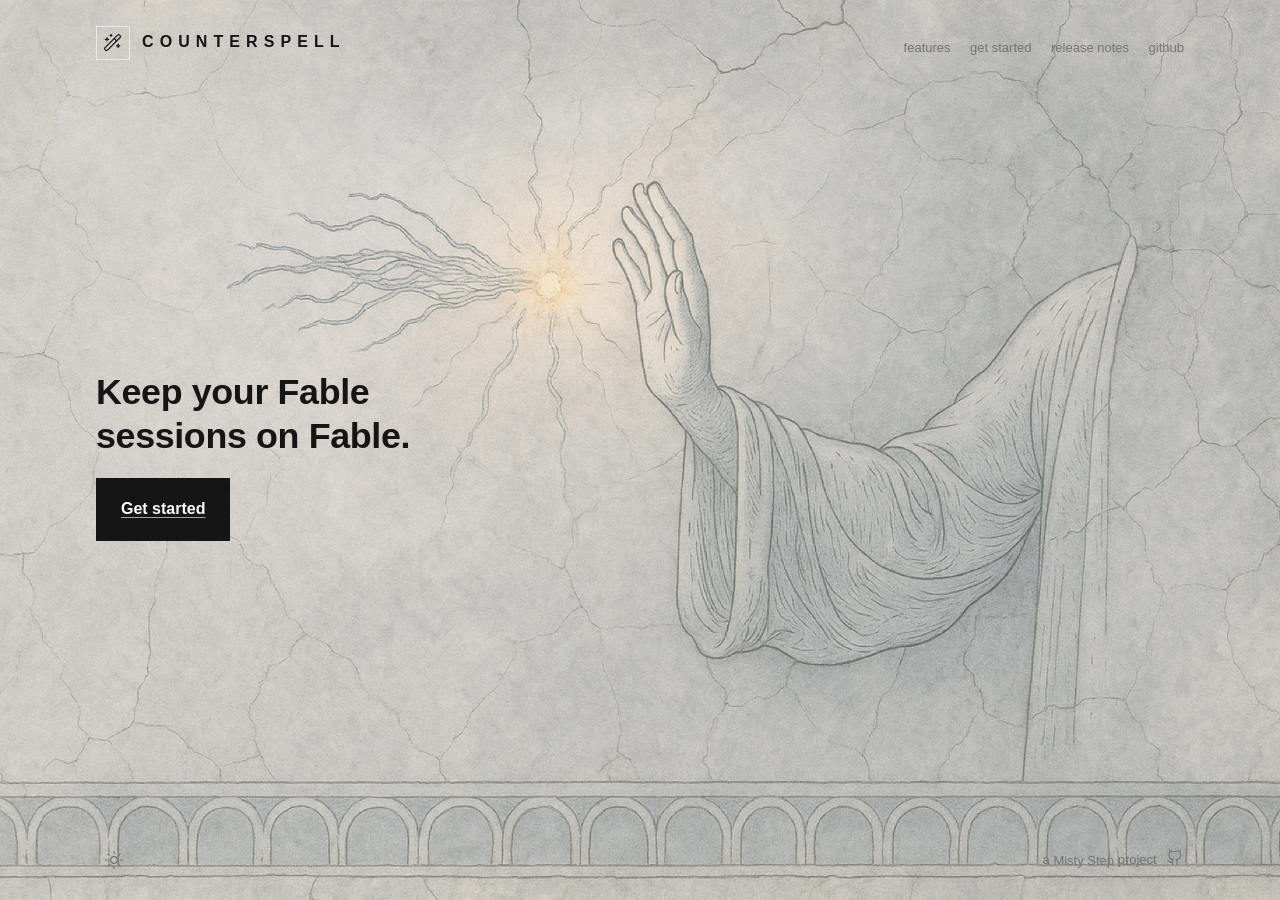
<file: site/index.html>
<!doctype html>
<html lang="en">
  <head>
    <meta charset="utf-8" />
    <meta name="viewport" content="width=device-width, initial-scale=1" />
    <title>Counterspell - Misty Step product site</title>
    <meta
      name="description"
      content="Counterspell keeps your Fable Claude Code sessions on Fable, automatically."
    />
    <script>
      try {
        var m = localStorage.getItem('ae-mode');
        if (m === 'dark' || m === 'light') {
          document.documentElement.classList.add(m);
          document.documentElement.style.colorScheme = m;
        }
      } catch (e) {}
    </script>
    <link rel="stylesheet" href="aesthetic.css" />
    <link rel="stylesheet" href="marketing.css" />
    <style>
      :root {
        --msk-hero-image: url('assets/hero.jpg');
        --msk-hero-opacity: 0.85;
      }
    </style>
  </head>
  <body>
    <svg aria-hidden="true" width="0" height="0" style="position: absolute">
      <symbol id="i-wand-sparkles" viewBox="0 0 24 24">
        <path
          d="m21.64 3.64-1.28-1.28a1.21 1.21 0 0 0-1.72 0L2.36 18.64a1.21 1.21 0 0 0 0 1.72l1.28 1.28a1.2 1.2 0 0 0 1.72 0L21.64 5.36a1.2 1.2 0 0 0 0-1.72"
        />
        <path d="m14 7 3 3" />
        <path d="M5 6v4" />
        <path d="M19 14v4" />
        <path d="M10 2v2" />
        <path d="M7 8H3" />
        <path d="M21 16h-4" />
        <path d="M11 3H9" />
      </symbol>
      <symbol id="i-sun" viewBox="0 0 24 24">
        <circle cx="12" cy="12" r="4" />
        <path d="M12 2v2" />
        <path d="M12 20v2" />
        <path d="m4.93 4.93 1.41 1.41" />
        <path d="m17.66 17.66 1.41 1.41" />
        <path d="M2 12h2" />
        <path d="M20 12h2" />
        <path d="m6.34 17.66-1.41 1.41" />
        <path d="m19.07 4.93-1.41 1.41" />
      </symbol>
      <symbol id="i-moon" viewBox="0 0 24 24">
        <path d="M12 3a6 6 0 0 0 9 9 9 9 0 1 1-9-9Z" />
      </symbol>
      <symbol id="i-github" viewBox="0 0 24 24">
        <path
          d="M15 22v-4a4.8 4.8 0 0 0-1-3.5c3 0 6-2 6-5.5.08-1.25-.27-2.48-1-3.5.28-1.15.28-2.35 0-3.5 0 0-1 0-3 1.5-2.64-.5-5.36-.5-8 0C6 2 5 2 5 2c-.3 1.15-.3 2.35 0 3.5A5.403 5.403 0 0 0 4 9c0 3.5 3 5.5 6 5.5-.39.49-.68 1.05-.85 1.65-.17.6-.22 1.23-.15 1.85v4"
        />
        <path d="M9 18c-4.51 2-5-2-7-2" />
      </symbol>
    </svg>

    <div class="ae-screen ae-wide msk-hero-screen">
      <div class="msk-hero-bg" aria-hidden="true"></div>

      <header class="ae-bar msk-bar">
        <a class="ae-logo" href="./" aria-label="Counterspell home">
          <span class="ae-app-mark" aria-hidden="true">
            <svg class="ae-icon" data-lucide="wand-sparkles">
              <use href="#i-wand-sparkles" />
            </svg>
          </span>
          <span class="ae-name">COUNTERSPELL</span>
        </a>
        <nav class="ae-chrome msk-nav" aria-label="Site">
          <a href="features.html">features</a>
          <a href="get-started.html">get started</a>
          <a href="release-notes.html">release notes</a>
          <a href="https://github.com/misty-step/counterspell">github</a>
        </nav>
      </header>

      <div class="msk-hero-stage">
        <div class="msk-hero-copy">
          <h1 class="msk-hero-title">Keep your Fable sessions on Fable.</h1>
          <p>
            <a class="ae-button" href="get-started.html">Get started</a>
          </p>
        </div>
      </div>

      <footer class="ae-bar msk-footer">
        <button class="ae-mode" aria-label="toggle color mode">
          <svg class="ae-icon ae-sun"><use href="#i-sun" /></svg>
          <svg class="ae-icon ae-moon"><use href="#i-moon" /></svg>
        </button>
        <span class="ae-foot-links ae-chrome">
          <span>a <a href="https://mistystep.io">Misty Step</a> project</span>
          <a href="https://github.com/misty-step/counterspell" aria-label="GitHub">
            <svg class="ae-icon" aria-hidden="true"><use href="#i-github" /></svg>
          </a>
        </span>
      </footer>
    </div>

    <script src="mode.js"></script>
    <script src="theme.js"></script>
  </body>
</html>
</file>
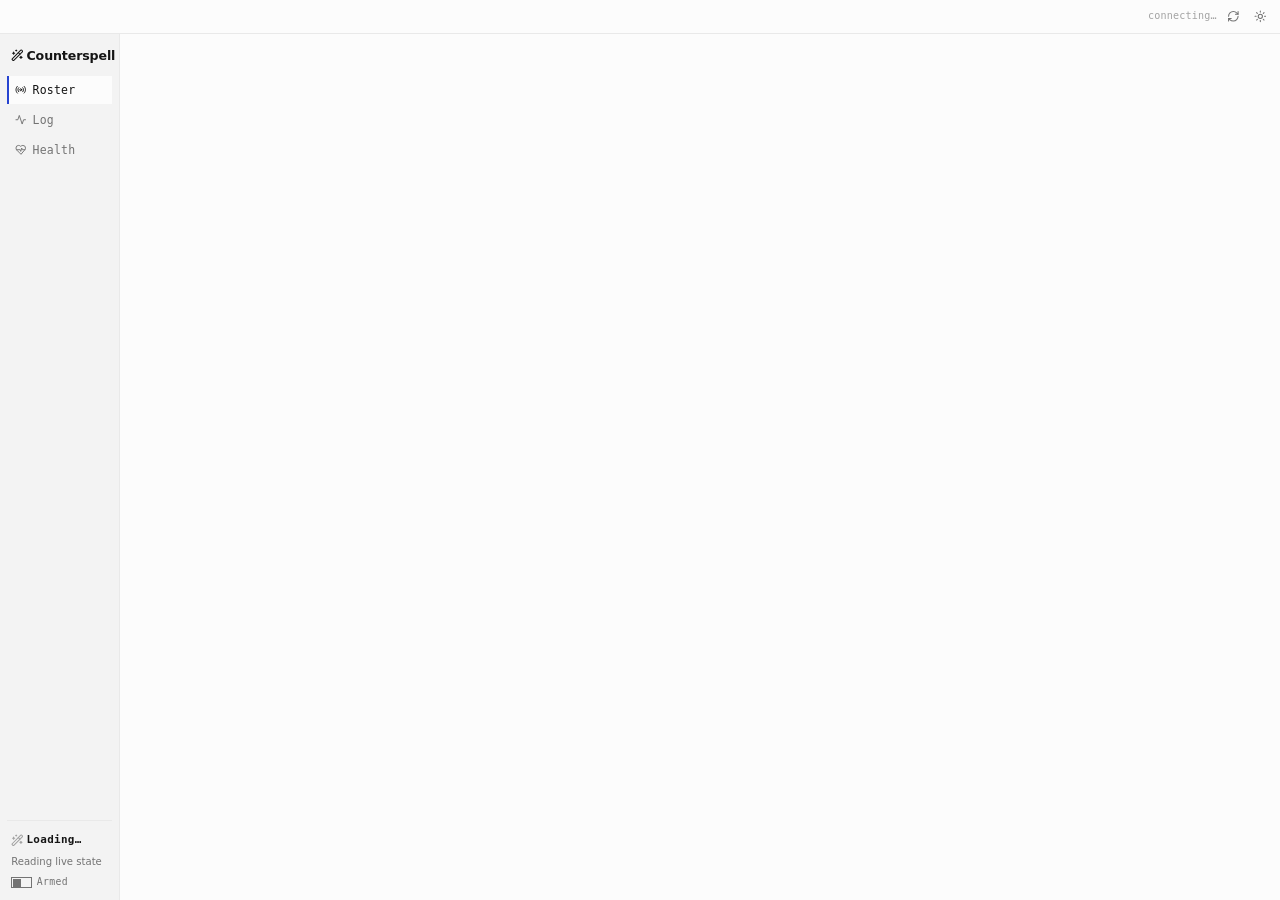
<file: desktop/frontend/index.html>
<!doctype html>
<html lang="en" data-theme="">
  <head>
    <meta charset="UTF-8" />
    <meta name="viewport" content="width=device-width, initial-scale=1.0" />
    <title>Counterspell</title>
    <!--
      Rail skin — the counterspell-919 locked design (option 6, "RAIL"): a left
      nav rail (wordmark, Roster / Log / Health destinations, persistent verdict
      + Armed toggle pinned at the bottom) with the active view on the desk to
      the right. Styling rides the vendored aesthetic tokens (tokens.css).
    -->
    <link rel="stylesheet" href="tokens.css" />
    <link rel="stylesheet" href="app.css" />
  </head>
  <body>
    <svg aria-hidden="true" width="0" height="0" style="position: absolute">
      <symbol id="i-wand" viewBox="0 0 24 24">
        <path d="m21.64 3.64-1.28-1.28a1.21 1.21 0 0 0-1.72 0L2.36 18.64a1.21 1.21 0 0 0 0 1.72l1.28 1.28a1.2 1.2 0 0 0 1.72 0L21.64 5.36a1.2 1.2 0 0 0 0-1.72" />
        <path d="m14 7 3 3" /><path d="M5 6v4" /><path d="M19 14v4" />
        <path d="M10 2v2" /><path d="M7 8H3" /><path d="M21 16h-4" /><path d="M11 3H9" />
      </symbol>
      <symbol id="i-shield-check" viewBox="0 0 24 24">
        <path d="M20 13c0 5-3.5 7.5-7.66 8.95a1 1 0 0 1-.67-.01C7.5 20.5 4 18 4 13V6a1 1 0 0 1 1-1c2 0 4.5-1.2 6.24-2.72a1.17 1.17 0 0 1 1.52 0C14.51 3.81 17 5 19 5a1 1 0 0 1 1 1z" />
        <path d="m9 12 2 2 4-4" />
      </symbol>
      <symbol id="i-shield-alert" viewBox="0 0 24 24">
        <path d="M20 13c0 5-3.5 7.5-7.66 8.95a1 1 0 0 1-.67-.01C7.5 20.5 4 18 4 13V6a1 1 0 0 1 1-1c2 0 4.5-1.2 6.24-2.72a1.17 1.17 0 0 1 1.52 0C14.51 3.81 17 5 19 5a1 1 0 0 1 1 1z" />
        <path d="M12 8v4" /><path d="M12 16h.01" />
      </symbol>
      <symbol id="i-shield-off" viewBox="0 0 24 24">
        <path d="M20 13c0 5-3.5 7.5-7.66 8.95a1 1 0 0 1-.67-.01C7.5 20.5 4 18 4 13V6a1 1 0 0 1 1-1" />
        <path d="M9.4 5.2C10.6 4.6 11.5 4 12 3.6a1.17 1.17 0 0 1 1.52 0C14.51 3.81 17 5 19 5a1 1 0 0 1 1 1v4" />
        <path d="m2 2 20 20" />
      </symbol>
      <symbol id="i-circle-check" viewBox="0 0 24 24">
        <circle cx="12" cy="12" r="10" /><path d="m9 12 2 2 4-4" />
      </symbol>
      <symbol id="i-alert" viewBox="0 0 24 24">
        <path d="m21.73 18-8-14a2 2 0 0 0-3.48 0l-8 14A2 2 0 0 0 4 21h16a2 2 0 0 0 1.73-3" />
        <path d="M12 9v4" /><path d="M12 17h.01" />
      </symbol>
      <symbol id="i-minus" viewBox="0 0 24 24"><path d="M5 12h14" /></symbol>
      <symbol id="i-dot" viewBox="0 0 24 24"><circle cx="12" cy="12" r="6" /></symbol>
      <symbol id="i-activity" viewBox="0 0 24 24"><path d="M22 12h-4l-3 9L9 3l-3 9H2" /></symbol>
      <symbol id="i-pulse" viewBox="0 0 24 24">
        <path d="M19 14c1.49-1.46 3-3.21 3-5.5A5.5 5.5 0 0 0 16.5 3c-1.76 0-3 .5-4.5 2-1.5-1.5-2.74-2-4.5-2A5.5 5.5 0 0 0 2 8.5c0 2.3 1.5 4.05 3 5.5l7 7Z" />
        <path d="M3.22 12H9.5l.5-1 2 4.5 2-7 1.5 3.5h5.27" />
      </symbol>
      <symbol id="i-radio" viewBox="0 0 24 24">
        <path d="M4.9 19.1C1 15.2 1 8.8 4.9 4.9" /><path d="M7.8 16.2c-2.3-2.3-2.3-6.1 0-8.5" />
        <circle cx="12" cy="12" r="2" /><path d="M16.2 7.8c2.3 2.3 2.3 6.1 0 8.5" />
        <path d="M19.1 4.9C23 8.8 23 15.1 19.1 19" />
      </symbol>
      <symbol id="i-plug" viewBox="0 0 24 24">
        <path d="M12 22v-5" /><path d="M9 8V2" /><path d="M15 8V2" />
        <path d="M18 8v5a4 4 0 0 1-4 4h-4a4 4 0 0 1-4-4V8Z" />
      </symbol>
      <symbol id="i-refresh" viewBox="0 0 24 24">
        <path d="M3 12a9 9 0 0 1 9-9 9.75 9.75 0 0 1 6.74 2.74L21 8" />
        <path d="M21 3v5h-5" /><path d="M21 12a9 9 0 0 1-9 9 9.75 9.75 0 0 1-6.74-2.74L3 16" />
        <path d="M8 16H3v5" />
      </symbol>
      <symbol id="i-sun" viewBox="0 0 24 24">
        <circle cx="12" cy="12" r="4" /><path d="M12 2v2" /><path d="M12 20v2" />
        <path d="m4.93 4.93 1.41 1.41" /><path d="m17.66 17.66 1.41 1.41" />
        <path d="M2 12h2" /><path d="M20 12h2" /><path d="m6.34 17.66-1.41 1.41" />
        <path d="m19.07 4.93-1.41 1.41" />
      </symbol>
      <symbol id="i-moon" viewBox="0 0 24 24">
        <path d="M12 3a6 6 0 0 0 9 9 9 9 0 1 1-9-9Z" />
      </symbol>
    </svg>

    <!-- Full-width drag strip: hosts the native macOS traffic lights (transparent
         title bar) and the app-level utilities (freshness, refresh, theme). -->
    <header class="titlebar" data-tauri-drag-region>
      <span class="tb-spacer"></span>
      <span id="freshness" class="tb-fresh">connecting…</span>
      <button id="refresh" class="icon-btn icon-btn--sm" type="button" title="Refresh now" aria-label="Refresh">
        <svg class="icon"><use href="#i-refresh" /></svg>
      </button>
      <button id="theme-toggle" class="icon-btn icon-btn--sm" type="button" title="Toggle light/dark" aria-label="Toggle theme">
        <svg class="icon"><use href="#i-sun" /></svg>
      </button>
    </header>

    <div id="armed-idle-warn" class="banner banner--warn" hidden>
      Enforcement is armed but the watch-arm daemon is not scheduled — nothing will actually run.
      Run <code>counterspell enable</code> in a terminal to (re)load it.
    </div>

    <div class="shell">
      <nav class="rail" aria-label="Views">
        <div class="rl-mark">
          <svg class="icon"><use href="#i-wand" /></svg>
          <span>Counterspell</span>
        </div>
        <button class="rl-item rl-item--on" type="button" data-view="roster">
          <svg class="icon"><use href="#i-radio" /></svg>Roster
        </button>
        <button class="rl-item" type="button" data-view="log">
          <svg class="icon"><use href="#i-activity" /></svg>Log
        </button>
        <button class="rl-item" type="button" data-view="health">
          <svg class="icon"><use href="#i-pulse" /></svg>Health
        </button>

        <div class="rl-foot">
          <div id="verdict" class="rl-verdict rl-verdict--loading" aria-live="polite">
            <span class="rl-verdict__glyph"><svg class="icon"><use href="#i-wand" /></svg></span>
            <span class="rl-verdict__label" id="verdict-label">Loading…</span>
          </div>
          <p class="rl-verdict__sub" id="verdict-sub">Reading live state</p>
          <label class="switch" title="Global arm / disarm">
            <input type="checkbox" id="master-switch" />
            <span class="switch__track"><span class="switch__thumb"></span></span>
            <span class="switch__label" id="master-label">Armed</span>
          </label>
        </div>
      </nav>

      <main id="desk" class="desk"></main>
    </div>

    <script src="app.js"></script>
  </body>
</html>
</file>
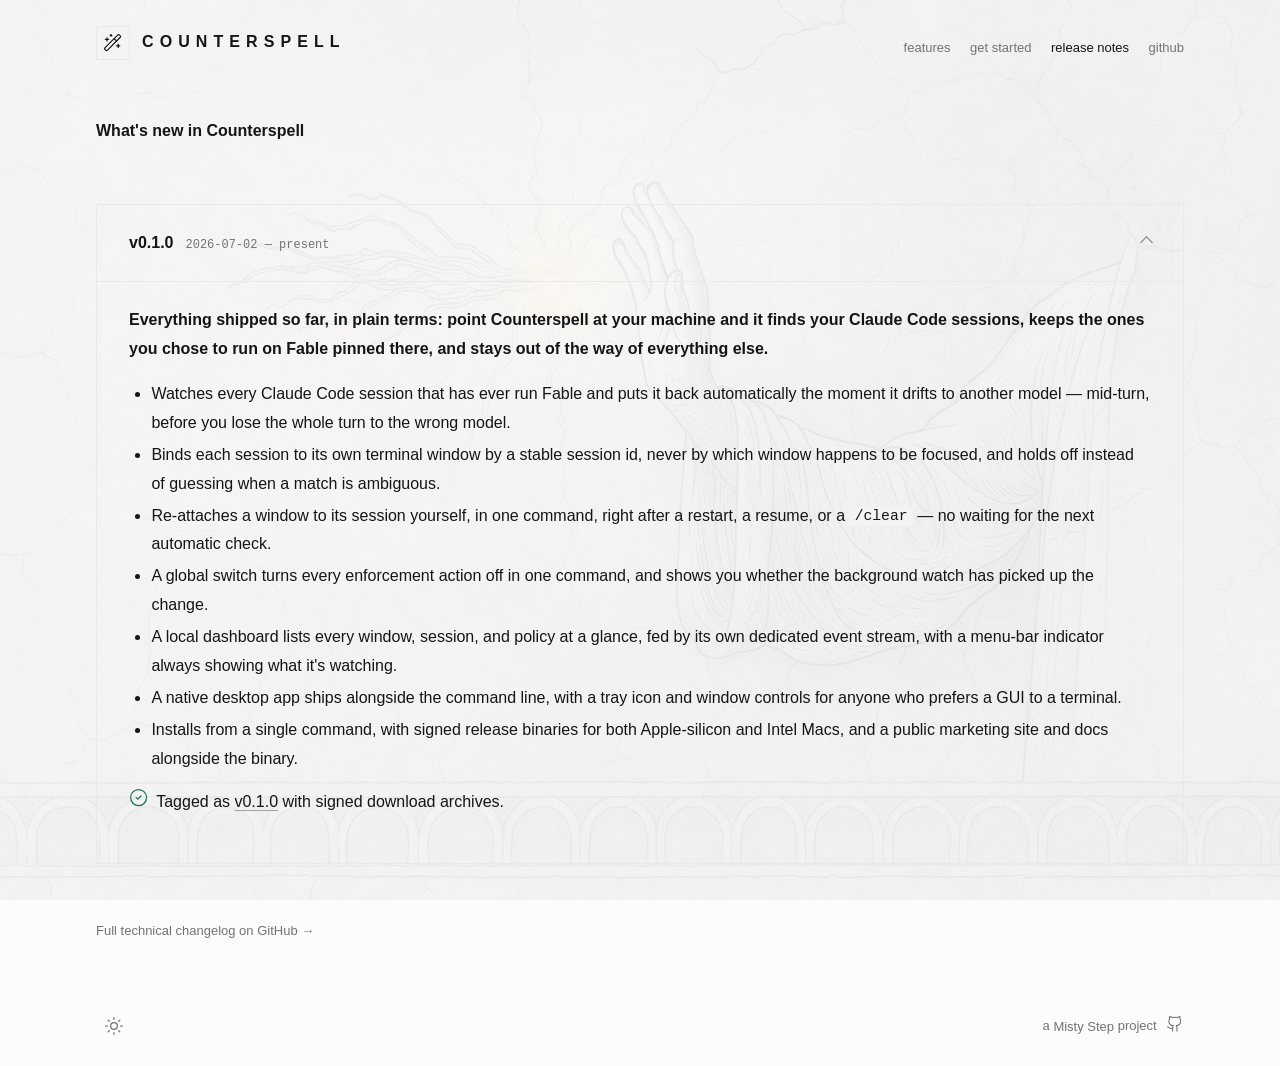
<file: site/changelog.html>
<!doctype html>
<html lang="en">
  <head>
    <meta charset="utf-8" />
    <meta http-equiv="refresh" content="0; url=release-notes.html" />
    <link rel="canonical" href="release-notes.html" />
    <title>Counterspell release notes</title>
  </head>
  <body>
    <p>
      Moved to <a href="release-notes.html">release notes</a>.
    </p>
  </body>
</html>
</file>
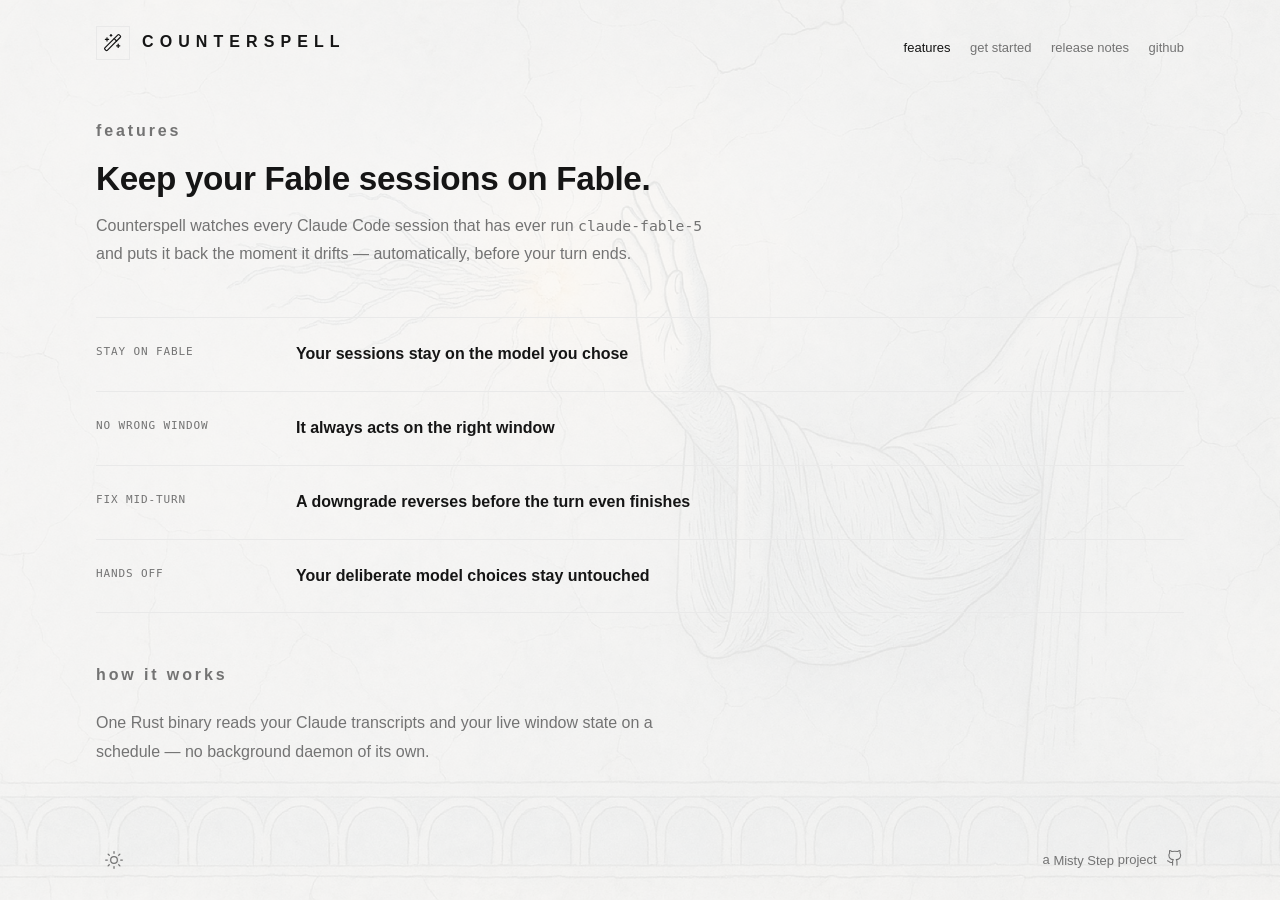
<file: site/features.html>
<!doctype html>
<html lang="en">
  <head>
    <meta charset="utf-8" />
    <meta name="viewport" content="width=device-width, initial-scale=1" />
    <title>Counterspell features - Misty Step product site</title>
    <meta
      name="description"
      content="Counterspell keeps your Fable Claude Code sessions on Fable, automatically."
    />
    <script>
      try {
        var m = localStorage.getItem('ae-mode');
        if (m === 'dark' || m === 'light') {
          document.documentElement.classList.add(m);
          document.documentElement.style.colorScheme = m;
        }
      } catch (e) {}
    </script>
    <link rel="stylesheet" href="aesthetic.css" />
    <link rel="stylesheet" href="marketing.css" />
  </head>
  <body>
    <svg aria-hidden="true" width="0" height="0" style="position: absolute">
      <symbol id="i-wand-sparkles" viewBox="0 0 24 24">
        <path
          d="m21.64 3.64-1.28-1.28a1.21 1.21 0 0 0-1.72 0L2.36 18.64a1.21 1.21 0 0 0 0 1.72l1.28 1.28a1.2 1.2 0 0 0 1.72 0L21.64 5.36a1.2 1.2 0 0 0 0-1.72"
        />
        <path d="m14 7 3 3" />
        <path d="M5 6v4" />
        <path d="M19 14v4" />
        <path d="M10 2v2" />
        <path d="M7 8H3" />
        <path d="M21 16h-4" />
        <path d="M11 3H9" />
      </symbol>
      <symbol id="i-sun" viewBox="0 0 24 24">
        <circle cx="12" cy="12" r="4" />
        <path d="M12 2v2" />
        <path d="M12 20v2" />
        <path d="m4.93 4.93 1.41 1.41" />
        <path d="m17.66 17.66 1.41 1.41" />
        <path d="M2 12h2" />
        <path d="M20 12h2" />
        <path d="m6.34 17.66-1.41 1.41" />
        <path d="m19.07 4.93-1.41 1.41" />
      </symbol>
      <symbol id="i-moon" viewBox="0 0 24 24">
        <path d="M12 3a6 6 0 0 0 9 9 9 9 0 1 1-9-9Z" />
      </symbol>
      <symbol id="i-github" viewBox="0 0 24 24">
        <path
          d="M15 22v-4a4.8 4.8 0 0 0-1-3.5c3 0 6-2 6-5.5.08-1.25-.27-2.48-1-3.5.28-1.15.28-2.35 0-3.5 0 0-1 0-3 1.5-2.64-.5-5.36-.5-8 0C6 2 5 2 5 2c-.3 1.15-.3 2.35 0 3.5A5.403 5.403 0 0 0 4 9c0 3.5 3 5.5 6 5.5-.39.49-.68 1.05-.85 1.65-.17.6-.22 1.23-.15 1.85v4"
        />
        <path d="M9 18c-4.51 2-5-2-7-2" />
      </symbol>
    </svg>

    <div class="ae-screen ae-wide msk-flow">
      <div class="msk-page-bg" aria-hidden="true"></div>

      <header class="ae-bar msk-bar">
        <a class="ae-logo" href="./" aria-label="Counterspell home">
          <span class="ae-app-mark" aria-hidden="true">
            <svg class="ae-icon" data-lucide="wand-sparkles">
              <use href="#i-wand-sparkles" />
            </svg>
          </span>
          <span class="ae-name">COUNTERSPELL</span>
        </a>
        <nav class="ae-chrome msk-nav" aria-label="Site">
          <a href="features.html" aria-current="page">features</a>
          <a href="get-started.html">get started</a>
          <a href="release-notes.html">release notes</a>
          <a href="https://github.com/misty-step/counterspell">github</a>
        </nav>
      </header>

      <main class="ae-stage ae-stage-scroll" id="content">
        <div class="msk-page">
          <section class="msk-feat-hero" aria-labelledby="features-title">
            <p class="ae-h msk-feat-kick">features</p>
            <h1 class="msk-feat-title" id="features-title">
              Keep your Fable sessions on Fable.
            </h1>
            <p class="ae-dim msk-feat-sub">
              Counterspell watches every Claude Code session that has ever run
              <code>claude-fable-5</code> and puts it back the moment it
              drifts — automatically, before your turn ends.
            </p>
          </section>

          <div class="msk-job-rows">
            <div class="msk-job-row">
              <span class="msk-job-k">Stay on Fable</span>
              <span class="msk-job-v"
                >Your sessions stay on the model you chose</span
              >
            </div>
            <div class="msk-job-row">
              <span class="msk-job-k">No wrong window</span>
              <span class="msk-job-v">It always acts on the right window</span>
            </div>
            <div class="msk-job-row">
              <span class="msk-job-k">Fix mid-turn</span>
              <span class="msk-job-v"
                >A downgrade reverses before the turn even finishes</span
              >
            </div>
            <div class="msk-job-row">
              <span class="msk-job-k">Hands off</span>
              <span class="msk-job-v"
                >Your deliberate model choices stay untouched</span
              >
            </div>
          </div>

          <section class="msk-mech" aria-labelledby="how-title">
            <h2 class="ae-h" id="how-title">how it works</h2>
            <p class="ae-dim msk-mech-copy">
              One Rust binary reads your Claude transcripts and your live
              window state on a schedule — no background daemon of its own.
            </p>
          </section>
        </div>
      </main>

      <footer class="ae-bar msk-footer">
        <button class="ae-mode" aria-label="toggle color mode">
          <svg class="ae-icon ae-sun"><use href="#i-sun" /></svg>
          <svg class="ae-icon ae-moon"><use href="#i-moon" /></svg>
        </button>
        <span class="ae-foot-links ae-chrome">
          <span>a <a href="https://mistystep.io">Misty Step</a> project</span>
          <a href="https://github.com/misty-step/counterspell" aria-label="GitHub">
            <svg class="ae-icon" aria-hidden="true"><use href="#i-github" /></svg>
          </a>
        </span>
      </footer>
    </div>

    <script src="mode.js"></script>
    <script src="theme.js"></script>
    <script src="copy.js"></script>
  </body>
</html>
</file>
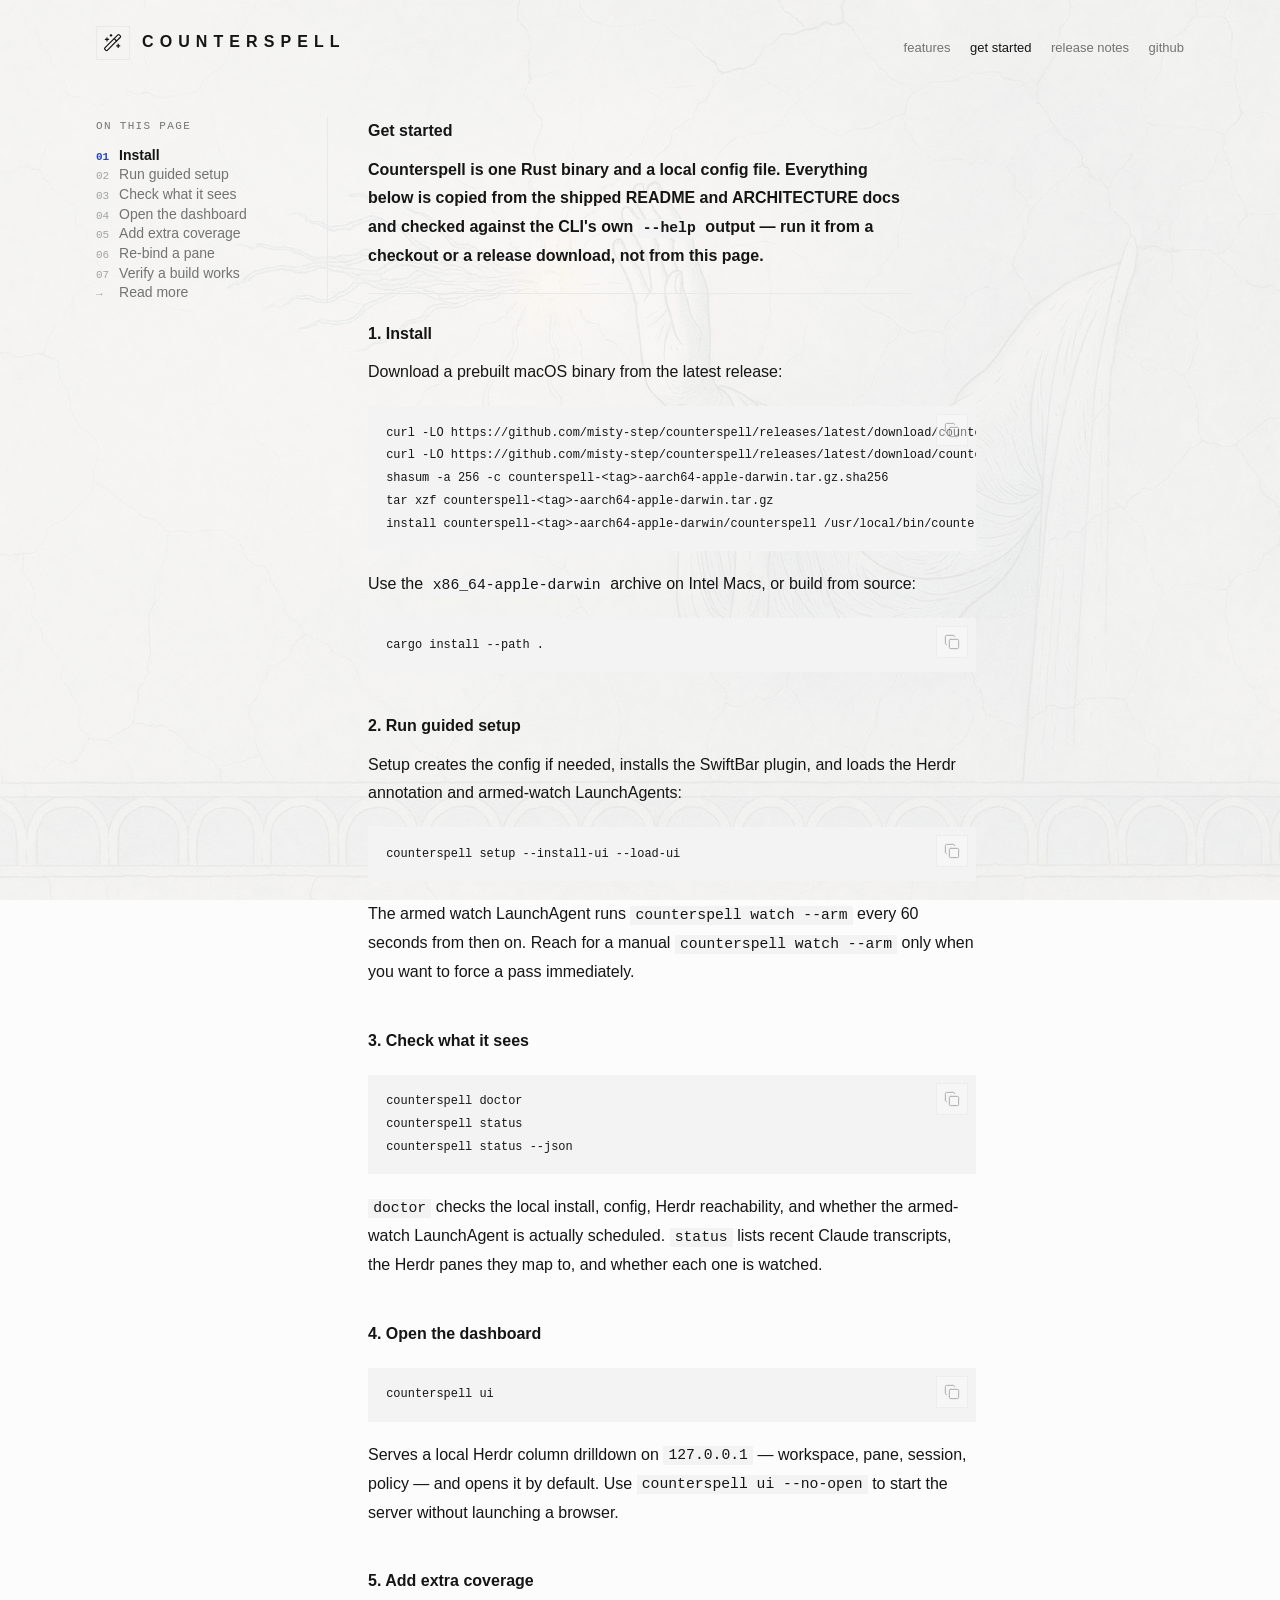
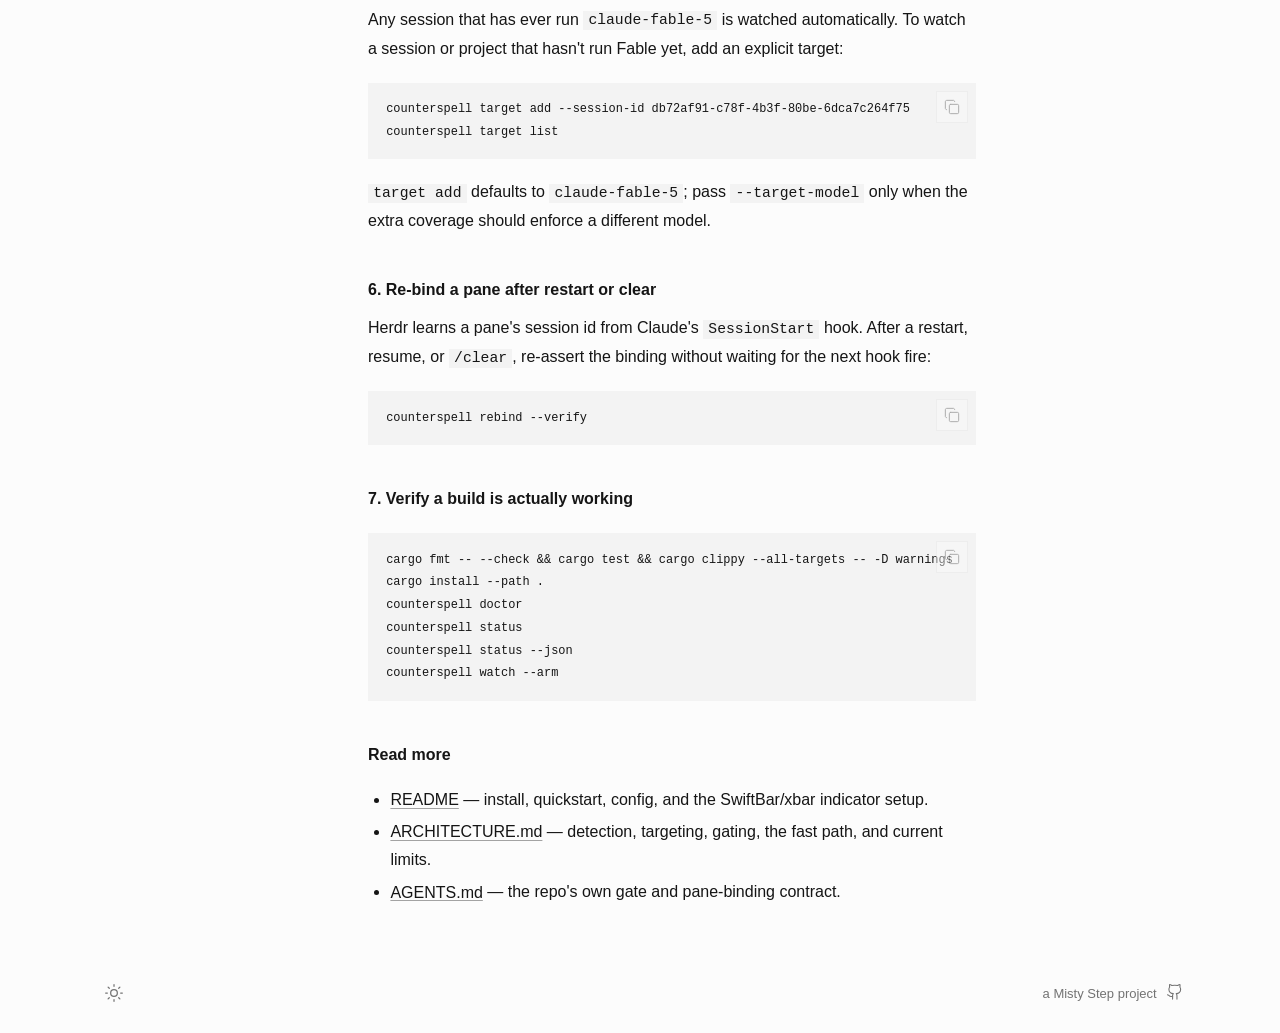
<file: site/get-started.html>
<!doctype html>
<html lang="en">
  <head>
    <meta charset="utf-8" />
    <meta name="viewport" content="width=device-width, initial-scale=1" />
    <title>Get started with Counterspell - Misty Step product site</title>
    <meta
      name="description"
      content="Install Counterspell, run guided setup, and verify Fable sessions stay pinned."
    />
    <script>
      try {
        var m = localStorage.getItem('ae-mode');
        if (m === 'dark' || m === 'light') {
          document.documentElement.classList.add(m);
          document.documentElement.style.colorScheme = m;
        }
      } catch (e) {}
    </script>
    <link rel="stylesheet" href="aesthetic.css" />
    <link rel="stylesheet" href="marketing.css" />
  </head>
  <body>
    <svg aria-hidden="true" width="0" height="0" style="position: absolute">
      <symbol id="i-wand-sparkles" viewBox="0 0 24 24">
        <path
          d="m21.64 3.64-1.28-1.28a1.21 1.21 0 0 0-1.72 0L2.36 18.64a1.21 1.21 0 0 0 0 1.72l1.28 1.28a1.2 1.2 0 0 0 1.72 0L21.64 5.36a1.2 1.2 0 0 0 0-1.72"
        />
        <path d="m14 7 3 3" />
        <path d="M5 6v4" />
        <path d="M19 14v4" />
        <path d="M10 2v2" />
        <path d="M7 8H3" />
        <path d="M21 16h-4" />
        <path d="M11 3H9" />
      </symbol>
      <symbol id="i-sun" viewBox="0 0 24 24">
        <circle cx="12" cy="12" r="4" />
        <path d="M12 2v2" />
        <path d="M12 20v2" />
        <path d="m4.93 4.93 1.41 1.41" />
        <path d="m17.66 17.66 1.41 1.41" />
        <path d="M2 12h2" />
        <path d="M20 12h2" />
        <path d="m6.34 17.66-1.41 1.41" />
        <path d="m19.07 4.93-1.41 1.41" />
      </symbol>
      <symbol id="i-moon" viewBox="0 0 24 24">
        <path d="M12 3a6 6 0 0 0 9 9 9 9 0 1 1-9-9Z" />
      </symbol>
      <symbol id="i-github" viewBox="0 0 24 24">
        <path
          d="M15 22v-4a4.8 4.8 0 0 0-1-3.5c3 0 6-2 6-5.5.08-1.25-.27-2.48-1-3.5.28-1.15.28-2.35 0-3.5 0 0-1 0-3 1.5-2.64-.5-5.36-.5-8 0C6 2 5 2 5 2c-.3 1.15-.3 2.35 0 3.5A5.403 5.403 0 0 0 4 9c0 3.5 3 5.5 6 5.5-.39.49-.68 1.05-.85 1.65-.17.6-.22 1.23-.15 1.85v4"
        />
        <path d="M9 18c-4.51 2-5-2-7-2" />
      </symbol>
    </svg>

    <div class="ae-screen ae-wide msk-flow">
      <div class="msk-page-bg" aria-hidden="true"></div>

      <header class="ae-bar msk-bar">
        <a class="ae-logo" href="./" aria-label="Counterspell home">
          <span class="ae-app-mark" aria-hidden="true">
            <svg class="ae-icon" data-lucide="wand-sparkles">
              <use href="#i-wand-sparkles" />
            </svg>
          </span>
          <span class="ae-name">COUNTERSPELL</span>
        </a>
        <nav class="ae-chrome msk-nav" aria-label="Site">
          <a href="features.html">features</a>
          <a href="get-started.html" aria-current="page">get started</a>
          <a href="release-notes.html">release notes</a>
          <a href="https://github.com/misty-step/counterspell">github</a>
        </nav>
      </header>

      <main class="ae-stage ae-stage-scroll">
        <div class="msk-split">
          <nav class="msk-rail" aria-label="On this page">
            <p class="msk-rail-h">On this page</p>
            <a href="#gs-install" class="is-current" aria-current="true"
              ><span class="msk-rn">01</span> Install</a
            >
            <a href="#gs-setup"><span class="msk-rn">02</span> Run guided setup</a>
            <a href="#gs-check"><span class="msk-rn">03</span> Check what it sees</a>
            <a href="#gs-ui"><span class="msk-rn">04</span> Open the dashboard</a>
            <a href="#gs-coverage"><span class="msk-rn">05</span> Add extra coverage</a>
            <a href="#gs-rebind"><span class="msk-rn">06</span> Re-bind a pane</a>
            <a href="#gs-verify"><span class="msk-rn">07</span> Verify a build works</a>
            <a href="#gs-readmore"><span class="msk-rn">&rarr;</span> Read more</a>
          </nav>

          <article class="ae-doc msk-doc" aria-labelledby="get-started-title">
            <h1 id="get-started-title">Get started</h1>
            <p class="ae-lede">
              Counterspell is one Rust binary and a local config file. Everything
              below is copied from the shipped README and ARCHITECTURE docs and
              checked against the CLI's own <code>--help</code> output — run it
              from a checkout or a release download, not from this page.
            </p>

            <section id="gs-install" class="msk-step">
              <h2>1. Install</h2>
              <p>Download a prebuilt macOS binary from the latest release:</p>
              <pre><code>curl -LO https://github.com/misty-step/counterspell/releases/latest/download/counterspell-&lt;tag&gt;-aarch64-apple-darwin.tar.gz
curl -LO https://github.com/misty-step/counterspell/releases/latest/download/counterspell-&lt;tag&gt;-aarch64-apple-darwin.tar.gz.sha256
shasum -a 256 -c counterspell-&lt;tag&gt;-aarch64-apple-darwin.tar.gz.sha256
tar xzf counterspell-&lt;tag&gt;-aarch64-apple-darwin.tar.gz
install counterspell-&lt;tag&gt;-aarch64-apple-darwin/counterspell /usr/local/bin/counterspell</code></pre>
              <p>
                Use the <code>x86_64-apple-darwin</code> archive on Intel Macs, or
                build from source:
              </p>
              <pre><code>cargo install --path .</code></pre>
            </section>

            <section id="gs-setup" class="msk-step">
              <h2>2. Run guided setup</h2>
              <p>
                Setup creates the config if needed, installs the SwiftBar plugin,
                and loads the Herdr annotation and armed-watch LaunchAgents:
              </p>
              <pre><code>counterspell setup --install-ui --load-ui</code></pre>
              <p>
                The armed watch LaunchAgent runs <code>counterspell watch
                --arm</code> every 60 seconds from then on. Reach for a manual
                <code>counterspell watch --arm</code> only when you want to force
                a pass immediately.
              </p>
            </section>

            <section id="gs-check" class="msk-step">
              <h2>3. Check what it sees</h2>
              <pre><code>counterspell doctor
counterspell status
counterspell status --json</code></pre>
              <p>
                <code>doctor</code> checks the local install, config, Herdr
                reachability, and whether the armed-watch LaunchAgent is actually
                scheduled. <code>status</code> lists recent Claude transcripts,
                the Herdr panes they map to, and whether each one is watched.
              </p>
            </section>

            <section id="gs-ui" class="msk-step">
              <h2>4. Open the dashboard</h2>
              <pre><code>counterspell ui</code></pre>
              <p>
                Serves a local Herdr column drilldown on
                <code>127.0.0.1</code> — workspace, pane, session, policy — and
                opens it by default. Use <code>counterspell ui --no-open</code>
                to start the server without launching a browser.
              </p>
            </section>

            <section id="gs-coverage" class="msk-step">
              <h2>5. Add extra coverage</h2>
              <p>
                Any session that has ever run <code>claude-fable-5</code> is
                watched automatically. To watch a session or project that hasn't
                run Fable yet, add an explicit target:
              </p>
              <pre><code>counterspell target add --session-id db72af91-c78f-4b3f-80be-6dca7c264f75
counterspell target list</code></pre>
              <p>
                <code>target add</code> defaults to <code>claude-fable-5</code>;
                pass <code>--target-model</code> only when the extra coverage
                should enforce a different model.
              </p>
            </section>

            <section id="gs-rebind" class="msk-step">
              <h2>6. Re-bind a pane after restart or clear</h2>
              <p>
                Herdr learns a pane's session id from Claude's
                <code>SessionStart</code> hook. After a restart, resume, or
                <code>/clear</code>, re-assert the binding without waiting for the
                next hook fire:
              </p>
              <pre><code>counterspell rebind --verify</code></pre>
            </section>

            <section id="gs-verify" class="msk-step">
              <h2>7. Verify a build is actually working</h2>
              <pre><code>cargo fmt -- --check && cargo test && cargo clippy --all-targets -- -D warnings
cargo install --path .
counterspell doctor
counterspell status
counterspell status --json
counterspell watch --arm</code></pre>
            </section>

            <section id="gs-readmore" class="msk-step">
              <h2>Read more</h2>
              <ul>
                <li>
                  <a href="https://github.com/misty-step/counterspell/blob/main/README.md"
                    >README</a
                  > — install, quickstart, config, and the SwiftBar/xbar indicator
                  setup.
                </li>
                <li>
                  <a href="https://github.com/misty-step/counterspell/blob/main/ARCHITECTURE.md"
                    >ARCHITECTURE.md</a
                  > — detection, targeting, gating, the fast path, and current
                  limits.
                </li>
                <li>
                  <a href="https://github.com/misty-step/counterspell/blob/main/AGENTS.md"
                    >AGENTS.md</a
                  > — the repo's own gate and pane-binding contract.
                </li>
              </ul>
            </section>
          </article>
        </div>
      </main>

      <footer class="ae-bar msk-footer">
        <button class="ae-mode" aria-label="toggle color mode">
          <svg class="ae-icon ae-sun"><use href="#i-sun" /></svg>
          <svg class="ae-icon ae-moon"><use href="#i-moon" /></svg>
        </button>
        <span class="ae-foot-links ae-chrome">
          <span>a <a href="https://mistystep.io">Misty Step</a> project</span>
          <a href="https://github.com/misty-step/counterspell" aria-label="GitHub">
            <svg class="ae-icon" aria-hidden="true"><use href="#i-github" /></svg>
          </a>
        </span>
      </footer>
    </div>

    <script src="mode.js"></script>
    <script src="theme.js"></script>
    <script src="copy.js"></script>
    <script src="railspy.js"></script>
  </body>
</html>
</file>
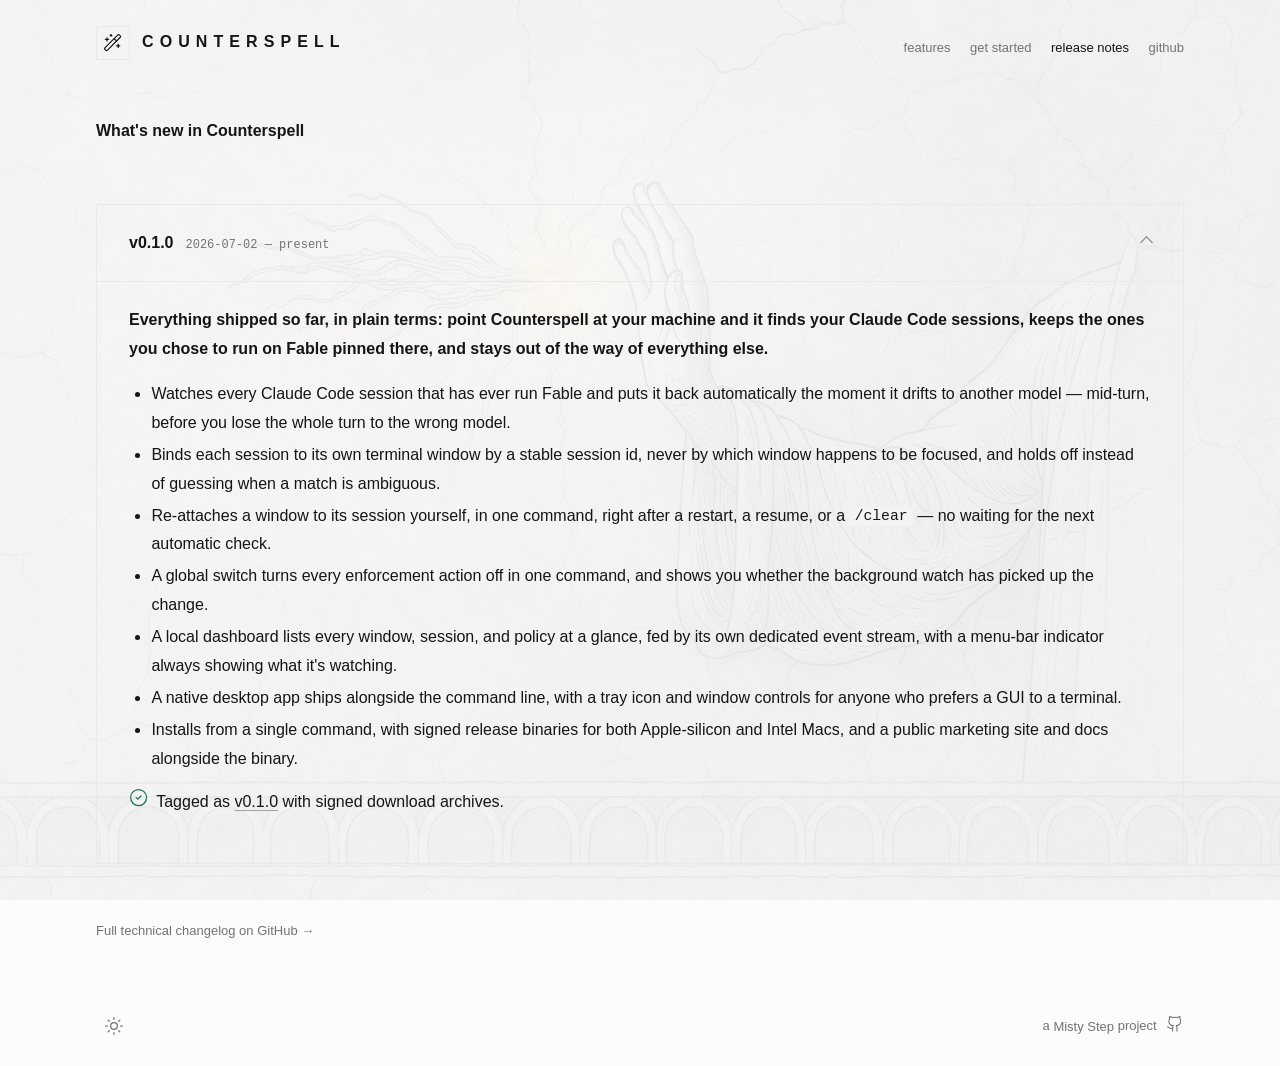
<file: site/release-notes.html>
<!doctype html>
<html lang="en">
  <head>
    <meta charset="utf-8" />
    <meta name="viewport" content="width=device-width, initial-scale=1" />
    <title>What's new in Counterspell - Misty Step product site</title>
    <meta
      name="description"
      content="Release notes for Counterspell, written as what each release lets you do."
    />
    <script>
      try {
        var m = localStorage.getItem('ae-mode');
        if (m === 'dark' || m === 'light') {
          document.documentElement.classList.add(m);
          document.documentElement.style.colorScheme = m;
        }
      } catch (e) {}
    </script>
    <link rel="stylesheet" href="aesthetic.css" />
    <link rel="stylesheet" href="marketing.css" />
  </head>
  <body>
    <svg aria-hidden="true" width="0" height="0" style="position: absolute">
      <symbol id="i-wand-sparkles" viewBox="0 0 24 24">
        <path
          d="m21.64 3.64-1.28-1.28a1.21 1.21 0 0 0-1.72 0L2.36 18.64a1.21 1.21 0 0 0 0 1.72l1.28 1.28a1.2 1.2 0 0 0 1.72 0L21.64 5.36a1.2 1.2 0 0 0 0-1.72"
        />
        <path d="m14 7 3 3" />
        <path d="M5 6v4" />
        <path d="M19 14v4" />
        <path d="M10 2v2" />
        <path d="M7 8H3" />
        <path d="M21 16h-4" />
        <path d="M11 3H9" />
      </symbol>
      <symbol id="i-sun" viewBox="0 0 24 24">
        <circle cx="12" cy="12" r="4" />
        <path d="M12 2v2" />
        <path d="M12 20v2" />
        <path d="m4.93 4.93 1.41 1.41" />
        <path d="m17.66 17.66 1.41 1.41" />
        <path d="M2 12h2" />
        <path d="M20 12h2" />
        <path d="m6.34 17.66-1.41 1.41" />
        <path d="m19.07 4.93-1.41 1.41" />
      </symbol>
      <symbol id="i-moon" viewBox="0 0 24 24">
        <path d="M12 3a6 6 0 0 0 9 9 9 9 0 1 1-9-9Z" />
      </symbol>
      <symbol id="i-circle-check" viewBox="0 0 24 24">
        <circle cx="12" cy="12" r="10" />
        <path d="m9 12 2 2 4-4" />
      </symbol>
      <symbol id="i-github" viewBox="0 0 24 24">
        <path
          d="M15 22v-4a4.8 4.8 0 0 0-1-3.5c3 0 6-2 6-5.5.08-1.25-.27-2.48-1-3.5.28-1.15.28-2.35 0-3.5 0 0-1 0-3 1.5-2.64-.5-5.36-.5-8 0C6 2 5 2 5 2c-.3 1.15-.3 2.35 0 3.5A5.403 5.403 0 0 0 4 9c0 3.5 3 5.5 6 5.5-.39.49-.68 1.05-.85 1.65-.17.6-.22 1.23-.15 1.85v4"
        />
        <path d="M9 18c-4.51 2-5-2-7-2" />
      </symbol>
    </svg>

    <div class="ae-screen ae-wide msk-flow">
      <div class="msk-page-bg" aria-hidden="true"></div>

      <header class="ae-bar msk-bar">
        <a class="ae-logo" href="./" aria-label="Counterspell home">
          <span class="ae-app-mark" aria-hidden="true">
            <svg class="ae-icon" data-lucide="wand-sparkles">
              <use href="#i-wand-sparkles" />
            </svg>
          </span>
          <span class="ae-name">COUNTERSPELL</span>
        </a>
        <nav class="ae-chrome msk-nav" aria-label="Site">
          <a href="features.html">features</a>
          <a href="get-started.html">get started</a>
          <a href="release-notes.html" aria-current="page">release notes</a>
          <a href="https://github.com/misty-step/counterspell">github</a>
        </nav>
      </header>

      <main class="ae-stage ae-stage-scroll">
        <article class="ae-doc msk-page" aria-labelledby="release-notes-title">
          <h1 id="release-notes-title">What's new in Counterspell</h1>

          <div class="msk-accordion">
            <!-- counterspell-927: scripts/sync-release-accordion.py inserts
                 each new landmark-cut release here, newest first -->
            <details class="msk-acc-entry" open>
              <summary class="msk-acc-head">
                <span class="msk-acc-ver">v0.1.0</span>
                <span class="msk-acc-date">2026-07-02 &mdash; present</span>
                <span class="msk-acc-chev" aria-hidden="true"></span>
              </summary>
              <div class="msk-acc-body">
                <p class="ae-item">
                  Everything shipped so far, in plain terms: point
                  Counterspell at your machine and it finds your Claude Code
                  sessions, keeps the ones you chose to run on Fable pinned
                  there, and stays out of the way of everything else.
                </p>
                <ul>
                  <li>
                    Watches every Claude Code session that has ever run
                    Fable and puts it back automatically the moment it
                    drifts to another model — mid-turn, before you lose the
                    whole turn to the wrong model.
                  </li>
                  <li>
                    Binds each session to its own terminal window by a
                    stable session id, never by which window happens to be
                    focused, and holds off instead of guessing when a match
                    is ambiguous.
                  </li>
                  <li>
                    Re-attaches a window to its session yourself, in one
                    command, right after a restart, a resume, or a
                    <code>/clear</code> — no waiting for the next automatic
                    check.
                  </li>
                  <li>
                    A global switch turns every enforcement action off in
                    one command, and shows you whether the background watch
                    has picked up the change.
                  </li>
                  <li>
                    A local dashboard lists every window, session, and
                    policy at a glance, fed by its own dedicated event
                    stream, with a menu-bar indicator always showing what
                    it's watching.
                  </li>
                  <li>
                    A native desktop app ships alongside the command line,
                    with a tray icon and window controls for anyone who
                    prefers a GUI to a terminal.
                  </li>
                  <li>
                    Installs from a single command, with signed release
                    binaries for both Apple-silicon and Intel Macs, and a
                    public marketing site and docs alongside the binary.
                  </li>
                </ul>
                <p class="ae-status">
                  <svg class="ae-icon ae-ok" data-lucide="circle-check">
                    <use href="#i-circle-check" />
                  </svg>
                  <span class="ae-status-label"
                    >Tagged as
                    <a
                      href="https://github.com/misty-step/counterspell/releases/tag/v0.1.0"
                      >v0.1.0</a
                    >
                    with signed download archives.</span
                  >
                </p>
              </div>
            </details>
          </div>

          <p class="ae-chrome msk-gh-link">
            <a href="https://github.com/misty-step/counterspell/commits/main"
              >Full technical changelog on GitHub &rarr;</a
            >
          </p>
        </article>
      </main>

      <footer class="ae-bar msk-footer">
        <button class="ae-mode" aria-label="toggle color mode">
          <svg class="ae-icon ae-sun"><use href="#i-sun" /></svg>
          <svg class="ae-icon ae-moon"><use href="#i-moon" /></svg>
        </button>
        <span class="ae-foot-links ae-chrome">
          <span>a <a href="https://mistystep.io">Misty Step</a> project</span>
          <a href="https://github.com/misty-step/counterspell" aria-label="GitHub">
            <svg class="ae-icon" aria-hidden="true"><use href="#i-github" /></svg>
          </a>
        </span>
      </footer>
    </div>

    <script src="mode.js"></script>
    <script src="theme.js"></script>
    <script src="copy.js"></script>
  </body>
</html>
</file>
<file: site/aesthetic.css>
/* ═══════════════════════════════════════════════════════════════════
   aesthetic v0.25.0
   The Misty Step design system. https://github.com/misty-step/aesthetic

   The law:
   · One size. Exactly one font size on every surface; the headline is
     heavier and blacker, never larger.
   · Three inks by three weights (400 / 550 / 800): nine registers.
   · The accent is yours. Define your scheme and use it with judgment;
     identity comes from ink, hairlines, type, and motion — never from
     a color-counting rule. Color earns its place; it is not ambient.
   · Status rides the glyph: danger, success, and warning color the
     Lucide icon, never the sentence, never a filled pill.
   · Every view fits the viewport. 100dvh screens, no page scrolling;
     when content exceeds one screen, a quiet nav swaps views.
   · Motion is feedback, never decoration: small, brief, eased, and
     gone when the user prefers reduced motion. State resolutions are
     gentler (--ae-gentle) and resolve once — success persists, it is
     never rewound. Nothing changes size while it animates.
   · Buttons are not links: contained ink shapes. Links navigate,
     buttons act.
   · Light and dark, defaulting to the system, with a user toggle.

   Steering: every token is a CSS custom property; downstream projects
   pin a named theme or steer the scheme — --ae-accent /
   --ae-accent-dark, and the status triplet when their domain needs
   different hues. Everything else is the shared identity.
   ═══════════════════════════════════════════════════════════════════ */

/* ── tokens ───────────────────────────────────────────────────────── */

:root {
  --ae-surface: #fcfcfc;
  --ae-wash: #f3f3f3;
  --ae-ink: #151515;
  --ae-ink-muted: #737373;
  --ae-ink-faint: #a3a3a3;
  --ae-line: #e9e9e9;
  --ae-accent: #2643d0;

  /* status inks: hue rides the glyph, words stay ink */
  --ae-ok: #15714b;
  --ae-warn: #8a5f32;
  --ae-err: #a84138;

  /* categorical inks: identity, not judgment — N agents, N series, N
     actors need N distinguishable hues with no severity meaning. Ride
     the word on .ae-chip (see below); this is the one place a hue is
     allowed to color text, because there is no glyph to carry it and
     nothing is being judged. */
  --ae-cat-0: #8c2f1f;
  --ae-cat-1: #2c6e62;
  --ae-cat-2: #a67c1e;
  --ae-cat-3: #6b4c86;
  --ae-cat-4: #46586b;
  --ae-cat-5: #5b7444;
  --ae-cat-6: #3d5a80;
  --ae-cat-7: #a1452e;

  /* dark counterparts, resolved by the mode blocks below */
  --ae-surface-dark: #121212;
  --ae-wash-dark: #1b1b1b;
  --ae-ink-dark: #ededed;
  --ae-ink-muted-dark: #8f8f8f;
  --ae-ink-faint-dark: #5c5c5c;
  --ae-line-dark: #262626;
  --ae-accent-dark: #8c9eff;
  --ae-ok-dark: #6fd2a8;
  --ae-warn-dark: #c49d72;
  --ae-err-dark: #e58379;
  --ae-cat-0-dark: #d06a4f;
  --ae-cat-1-dark: #54bba4;
  --ae-cat-2-dark: #d8b25a;
  --ae-cat-3-dark: #b98fe0;
  --ae-cat-4-dark: #93a8c2;
  --ae-cat-5-dark: #9bc47a;
  --ae-cat-6-dark: #7ea1d1;
  --ae-cat-7-dark: #e08a6a;

  --ae-font: 'Geist', 'Helvetica Neue', Helvetica, Arial, sans-serif;
  --ae-font-mono: 'Geist Mono', ui-monospace, SFMono-Regular, Menlo, monospace;

  --ae-w-regular: 400;
  --ae-w-medium: 550;
  --ae-w-black: 800;

  --ae-measure: 38rem; /* rem: bars in the 13px chrome register must not shrink the measure */
  --ae-measure-wide: 68rem;
  --ae-radius: 0;
  --ae-breakpoint-sm: 40rem; /* phones and narrow split-view: one-column data */
  --ae-breakpoint-md: 48rem; /* tablet portrait: shell chrome leaves the side */
  --ae-breakpoint-lg: 64rem; /* small laptop: boards can hold columns */

  /* the spacing scale: consumers use these instead of ad-hoc em values.
     The token-guard (015) will enforce them. Off-scale internal values
     are left as literals — the scale is the vocabulary going forward. */
  --ae-space-0: 0.1em; /* micro — tag padding, chrome adjustments */
  --ae-space-1: 0.25em; /* tight — icon gaps, control insets */
  --ae-space-2: 0.5em; /* small — button padding, small gaps */
  --ae-space-3: 0.75em; /* medium — control padding, row gaps */
  --ae-space-4: 1em; /* base — group padding, standard gap */
  --ae-space-5: 1.5em; /* comfortable — section internals */
  --ae-space-6: 2em; /* spacious — section gaps, stage padding */
  --ae-space-7: 2.5em; /* large — document section spacing */
  --ae-space-8: 3em; /* section — top-level margins */

  /* z-index scale: named layers so consumers don't guess at magic numbers */
  --ae-z-backdrop: 40; /* modal backdrop below its decision panel */
  --ae-z-dialog: 41; /* modal decision panel */
  --ae-z-pop: 50; /* portaled menus and popovers above modal decisions */
  --ae-z-tip: 60; /* portaled tooltips above popovers and dialogs */
  --ae-z-toast: 100; /* toasts, persistent notifications */

  /* motion: feedback, never decoration */
  --ae-ease: cubic-bezier(0.23, 1, 0.32, 1);
  --ae-quick: 160ms;
  --ae-soft: 240ms;
  --ae-gentle: 480ms; /* state resolutions: slower than feedback, never abrupt */

  color-scheme: light dark;
}

/* named themes: opt-in flavor presets over the same token contract.
   Projects pin one on <html data-ae-theme="moss">, or include
   recipes/theme.js to let users switch. Theme presets steer accent and
   categorical inks; status semantics stay the house triplet unless a
   project deliberately overrides them. */
:root[data-ae-theme='ultramarine'] {
  --ae-accent: #2643d0;
  --ae-accent-dark: #8c9eff;
  --ae-cat-0: #8c2f1f;
  --ae-cat-1: #2c6e62;
  --ae-cat-2: #a67c1e;
  --ae-cat-3: #6b4c86;
  --ae-cat-4: #46586b;
  --ae-cat-5: #5b7444;
  --ae-cat-6: #3d5a80;
  --ae-cat-7: #a1452e;
  --ae-cat-0-dark: #d06a4f;
  --ae-cat-1-dark: #54bba4;
  --ae-cat-2-dark: #d8b25a;
  --ae-cat-3-dark: #b98fe0;
  --ae-cat-4-dark: #93a8c2;
  --ae-cat-5-dark: #9bc47a;
  --ae-cat-6-dark: #7ea1d1;
  --ae-cat-7-dark: #e08a6a;
}

:root[data-ae-theme='moss'] {
  --ae-accent: #2f6b3f;
  --ae-accent-dark: #80d98e;
  --ae-cat-0: #6f3f1f;
  --ae-cat-1: #2f6b3f;
  --ae-cat-2: #8a6a1f;
  --ae-cat-3: #5d5686;
  --ae-cat-4: #4b6470;
  --ae-cat-5: #55743d;
  --ae-cat-6: #3d6472;
  --ae-cat-7: #934b2f;
  --ae-cat-0-dark: #d28a5f;
  --ae-cat-1-dark: #80d98e;
  --ae-cat-2-dark: #d6b65c;
  --ae-cat-3-dark: #b8a8e8;
  --ae-cat-4-dark: #9ab8c4;
  --ae-cat-5-dark: #a8d68a;
  --ae-cat-6-dark: #88c4d2;
  --ae-cat-7-dark: #df8a62;
}

:root[data-ae-theme='ember'] {
  --ae-accent: #c2410c;
  --ae-accent-dark: #ff8a5c;
  --ae-cat-0: #9b2f1f;
  --ae-cat-1: #6b5a2f;
  --ae-cat-2: #8a5f32;
  --ae-cat-3: #6d4c86;
  --ae-cat-4: #5a6172;
  --ae-cat-5: #5b7444;
  --ae-cat-6: #3d5a80;
  --ae-cat-7: #a1452e;
  --ae-cat-0-dark: #f08a70;
  --ae-cat-1-dark: #c49d72;
  --ae-cat-2-dark: #ffb45c;
  --ae-cat-3-dark: #b98fe0;
  --ae-cat-4-dark: #93a8c2;
  --ae-cat-5-dark: #9bc47a;
  --ae-cat-6-dark: #7ea1d1;
  --ae-cat-7-dark: #ff8a5c;
}

:root[data-ae-theme='violet'] {
  --ae-accent: #6d28d9;
  --ae-accent-dark: #c4a3ff;
  --ae-cat-0: #8c2f5a;
  --ae-cat-1: #2c6e62;
  --ae-cat-2: #8a721e;
  --ae-cat-3: #6d28d9;
  --ae-cat-4: #46586b;
  --ae-cat-5: #5b7444;
  --ae-cat-6: #3d5a80;
  --ae-cat-7: #9945a1;
  --ae-cat-0-dark: #e08ab8;
  --ae-cat-1-dark: #54bba4;
  --ae-cat-2-dark: #d8b25a;
  --ae-cat-3-dark: #c4a3ff;
  --ae-cat-4-dark: #93a8c2;
  --ae-cat-5-dark: #9bc47a;
  --ae-cat-6-dark: #7ea1d1;
  --ae-cat-7-dark: #df8ae8;
}

/* auto dark: follows the OS unless the page pins a mode */
@media (prefers-color-scheme: dark) {
  :root:not(.light):not([data-ae-mode='light']) {
    --ae-surface: var(--ae-surface-dark);
    --ae-wash: var(--ae-wash-dark);
    --ae-ink: var(--ae-ink-dark);
    --ae-ink-muted: var(--ae-ink-muted-dark);
    --ae-ink-faint: var(--ae-ink-faint-dark);
    --ae-line: var(--ae-line-dark);
    --ae-accent: var(--ae-accent-dark);
    --ae-ok: var(--ae-ok-dark);
    --ae-warn: var(--ae-warn-dark);
    --ae-err: var(--ae-err-dark);
    --ae-cat-0: var(--ae-cat-0-dark);
    --ae-cat-1: var(--ae-cat-1-dark);
    --ae-cat-2: var(--ae-cat-2-dark);
    --ae-cat-3: var(--ae-cat-3-dark);
    --ae-cat-4: var(--ae-cat-4-dark);
    --ae-cat-5: var(--ae-cat-5-dark);
    --ae-cat-6: var(--ae-cat-6-dark);
    --ae-cat-7: var(--ae-cat-7-dark);
  }
}

/* pinned modes narrow color-scheme so UA widgets (scrollbars, form
   controls) match the pinned mode instead of following the OS */
.light,
[data-ae-mode='light'] {
  color-scheme: light;
}

/* pinned dark: class or attribute set by the site's mode toggle */
:root.dark,
:root[data-ae-mode='dark'] {
  color-scheme: dark;
  --ae-surface: var(--ae-surface-dark);
  --ae-wash: var(--ae-wash-dark);
  --ae-ink: var(--ae-ink-dark);
  --ae-ink-muted: var(--ae-ink-muted-dark);
  --ae-ink-faint: var(--ae-ink-faint-dark);
  --ae-line: var(--ae-line-dark);
  --ae-accent: var(--ae-accent-dark);
  --ae-ok: var(--ae-ok-dark);
  --ae-warn: var(--ae-warn-dark);
  --ae-err: var(--ae-err-dark);
  --ae-cat-0: var(--ae-cat-0-dark);
  --ae-cat-1: var(--ae-cat-1-dark);
  --ae-cat-2: var(--ae-cat-2-dark);
  --ae-cat-3: var(--ae-cat-3-dark);
  --ae-cat-4: var(--ae-cat-4-dark);
  --ae-cat-5: var(--ae-cat-5-dark);
  --ae-cat-6: var(--ae-cat-6-dark);
  --ae-cat-7: var(--ae-cat-7-dark);
}

/* ── base ─────────────────────────────────────────────────────────── */

html {
  scroll-behavior: auto;
}

body {
  margin: 0;
  background: var(--ae-surface);
  color: var(--ae-ink);
  font-family: var(--ae-font);
  font-size: 16px;
  font-weight: var(--ae-w-regular);
  line-height: 1.8;
  cursor: default; /* no I-beam on static text; pointer/text are earned */
  -webkit-font-smoothing: antialiased;
  text-rendering: optimizeLegibility;
}

/* one size: nothing earns scale, only ink and weight */
h1,
h2,
h3,
h4,
h5,
h6,
p,
li,
dt,
dd,
blockquote,
figcaption,
label,
input,
textarea,
button,
table {
  font-size: 1em;
  font-family: inherit;
  line-height: inherit;
  margin: 0;
}

code,
kbd,
pre,
samp {
  font-family: var(--ae-font-mono);
  font-size: 0.92em;
}

::selection {
  background: var(--ae-wash);
  color: var(--ae-ink);
}

:focus-visible {
  outline: 2px solid var(--ae-ink);
  outline-offset: 3px;
}

/* links: ink at rest, warm to accent on hover (the locked treatment).
   Approved alternates, documented for easy change, live in the README:
   marker sweep and draw-on-hover. */
a {
  color: inherit;
  cursor: pointer;
  text-decoration: underline;
  text-underline-offset: 0.2em;
  text-decoration-color: var(--ae-ink-faint);
  padding-block: 0.35em;
  margin-block: -0.35em;
  transition:
    color var(--ae-quick) var(--ae-ease),
    text-decoration-color var(--ae-quick) var(--ae-ease);
}

a:hover {
  color: var(--ae-accent);
  text-decoration-color: currentColor;
}

/* list rows: the whole row is the link, so the cursor never crosses a
   dead band between rows */
.ae-row-link {
  display: block;
  text-decoration: none;
  padding: 0.42em 0;
  margin-block: 0;
  color: inherit;
}

.ae-row-link:hover {
  color: inherit;
}

.ae-row-link .ae-item {
  transition: color var(--ae-quick) var(--ae-ease);
}

.ae-row-link:hover .ae-item {
  color: var(--ae-accent);
}

/* ── screens: every view fits the viewport ────────────────────────── */

/* the screen: one viewport, no page scroll */
.ae-screen {
  height: 100dvh;
  display: flex;
  flex-direction: column;
  overflow: hidden;
}

/* a bar: quiet chrome at the top or bottom of a screen */
.ae-bar {
  flex: none;
  width: min(var(--ae-measure), 100% - 5rem);
  margin-inline: auto;
  padding: 1.4em 0;
  display: flex;
  flex-wrap: wrap;
  align-items: baseline;
  justify-content: space-between;
  gap: 0.4em 1.5em;
}

/* the stage: the screen's content, vertically centered; a view that
   cannot fit scrolls inside the stage, never the page */
.ae-stage {
  flex: 1;
  min-height: 0;
  width: min(var(--ae-measure), 100% - 5rem);
  margin-inline: auto;
  display: flex;
  flex-direction: column;
  overflow-y: auto;
}

.ae-stage > * {
  margin-block: auto;
  padding-block: var(--ae-space-5);
}

/* long documents: top-aligned instead of centered */
.ae-stage-scroll > * {
  margin-block: 0;
  padding-block: var(--ae-space-6);
}

/* a wide screen: catalog, specimen, and dashboard shapes that cannot
   live in 38rem. One decision per screen — set it on .ae-screen. */
.ae-wide .ae-bar,
.ae-wide .ae-stage {
  width: min(var(--ae-measure-wide), 100% - 5rem);
}

/* a view: one screenful of content; remount to replay the entrance */
.ae-view {
  animation: ae-enter var(--ae-soft) var(--ae-ease) both;
}

/* hash-routed views: one mounts at a time; the display toggle remounts
   the view and replays its entrance (behavior: recipes/views.js) */
[data-route] {
  display: none;
}

[data-route].is-on {
  display: block;
}

@keyframes ae-enter {
  from {
    opacity: 0;
    transform: translateY(6px);
  }
}

/* the nav: quiet words with a sliding ink underline. The site positions
   .ae-nav-ind under the active item (left/width) on view change.
   .ae-tabs is the same instrument pointed at panels instead of views:
   role="tablist" buttons, aria-selected marks the open one. */
.ae-nav,
.ae-tabs {
  position: relative;
  display: flex;
  gap: var(--ae-space-6);
}

.ae-nav a,
.ae-nav button,
.ae-tabs a,
.ae-tabs button {
  background: transparent;
  border: 0;
  padding: 0 0 0.6em;
  margin-block: 0;
  cursor: pointer;
  color: var(--ae-ink-muted);
  font-weight: var(--ae-w-medium);
  text-decoration: none;
  transition: color var(--ae-quick) var(--ae-ease);
}

.ae-nav a:hover,
.ae-nav button:hover,
.ae-tabs a:hover,
.ae-tabs button:hover {
  color: var(--ae-ink);
}

.ae-nav [aria-current],
.ae-nav .is-active,
.ae-tabs [aria-current],
.ae-tabs [aria-selected='true'],
.ae-tabs .is-active {
  color: var(--ae-ink);
}

.ae-nav-ind {
  position: absolute;
  bottom: 0;
  height: 2px;
  background: var(--ae-ink);
  transition:
    left var(--ae-soft) var(--ae-ease),
    width var(--ae-soft) var(--ae-ease);
}

/* chrome: the one sanctioned second size. Content gets 16px; chrome
   (footers, utility links, metadata) gets 13px and muted ink. */
.ae-chrome {
  font-size: 13px;
  color: var(--ae-ink-muted);
}

.ae-chrome a {
  color: var(--ae-ink-muted);
  text-decoration: none;
}

.ae-chrome a:hover {
  color: var(--ae-ink);
}

/* the footer: hairline-topped, two ends, chrome register */
.ae-foot {
  font-size: 13px;
  color: var(--ae-ink-muted);
  border-top: 1px solid var(--ae-line);
  padding-top: var(--ae-space-4);
  display: flex;
  justify-content: space-between;
  align-items: center;
  gap: var(--ae-space-4) var(--ae-space-6);
  flex-wrap: wrap;
}

.ae-foot a {
  color: var(--ae-ink-muted);
  text-decoration: none;
}

.ae-foot a:hover {
  color: var(--ae-ink);
}

.ae-foot-links {
  display: inline-flex;
  gap: var(--ae-space-5);
  align-items: center;
}

/* icons: Lucide (ISC), inlined as SVG symbols. 1.5px stroke, round
   caps, sized to ride alongside text. */
.ae-icon {
  width: 1.2em;
  height: 1.2em;
  stroke: currentColor;
  stroke-width: 1.5;
  stroke-linecap: round;
  stroke-linejoin: round;
  fill: none;
  vertical-align: -0.2em;
}

/* icon-forward rows: Lucide gives the eye a scan target, but the law
   stays unchanged — status hue rides the SVG, words stay ink. */
.ae-status {
  display: inline-flex;
  align-items: baseline;
  gap: var(--ae-space-2);
  color: var(--ae-ink);
}

.ae-status .ae-icon {
  flex: none;
}

.ae-status-label {
  color: var(--ae-ink);
}

/* Headless triggers render real buttons; remove UA chrome when a status
   mark is used as the trigger without turning its words into a button. */
button.ae-status {
  background: none;
  border: 0;
  padding: 0;
  margin: 0;
  font: inherit;
  color: inherit;
  text-align: left;
}
.ae-icon-row {
  display: grid;
  grid-template-columns: auto minmax(0, 1fr);
  align-items: baseline;
  gap: var(--ae-space-3);
  color: inherit;
  text-decoration: none;
}

.ae-list-icon {
  flex: none;
  color: var(--ae-ink-muted);
}

.ae-icon-row:hover .ae-list-icon {
  color: var(--ae-ink);
}

.ae-icon-row-main {
  min-width: 0;
  display: flex;
  flex-direction: column;
}

.ae-icon-row-meta {
  font-size: 13px;
  color: var(--ae-ink-muted);
}

/* decomposed list rows: incident feeds and dense activity lists should not
   collapse into "time · app · type · status" prose. Each field gets a
   label, a value, and an optional Lucide/app mark; status hue still rides
   only the glyph. Compose .ae-row-link when the whole row navigates. */
.ae-list-rows {
  display: grid;
  border-block: 1px solid var(--ae-line);
}

.ae-list-row {
  display: grid;
  grid-template-columns:
    minmax(5.5em, 0.8fr) minmax(9em, 1.25fr) minmax(9em, 1fr)
    minmax(7em, 0.9fr);
  align-items: center;
  gap: var(--ae-space-4);
  padding: 0.68em 0;
  border-bottom: 1px solid var(--ae-line);
  color: inherit;
  text-decoration: none;
}

.ae-list-row:last-child {
  border-bottom: 0;
}

.ae-list-row:hover {
  color: inherit;
}

.ae-list-cell {
  min-width: 0;
  display: grid;
  grid-template-columns: minmax(0, 1fr);
  column-gap: var(--ae-space-2);
  align-items: center;
}

.ae-list-cell:has(> .ae-icon),
.ae-list-cell:has(> .ae-app-mark) {
  grid-template-columns: auto minmax(0, 1fr);
}

.ae-list-cell > .ae-icon,
.ae-list-cell > .ae-app-mark {
  grid-column: 1;
  grid-row: 1 / span 2;
  align-self: center;
}

.ae-list-cell > .ae-icon:not(.ae-ok):not(.ae-warn):not(.ae-err) {
  flex: none;
  color: var(--ae-ink-muted);
}

.ae-list-label {
  grid-column: 1;
  font-family: var(--ae-font-mono);
  font-size: 11px;
  line-height: 1.2;
  letter-spacing: 0.12em;
  color: var(--ae-ink-faint);
  text-transform: uppercase;
  white-space: nowrap;
}

.ae-list-value {
  grid-column: 1;
  min-width: 0;
  color: var(--ae-ink);
  overflow: hidden;
  text-overflow: ellipsis;
  white-space: nowrap;
}

.ae-list-cell:has(> .ae-icon) > .ae-list-label,
.ae-list-cell:has(> .ae-icon) > .ae-list-value,
.ae-list-cell:has(> .ae-app-mark) > .ae-list-label,
.ae-list-cell:has(> .ae-app-mark) > .ae-list-value {
  grid-column: 2;
}

.ae-list-time .ae-list-value {
  font-family: var(--ae-font-mono);
  font-size: 13px;
  font-variant-numeric: tabular-nums;
  color: var(--ae-ink-muted);
}

.ae-list-status {
  justify-self: end;
}

.ae-list-status .ae-list-value {
  font-weight: var(--ae-w-medium);
}

/* app identity: a Lucide project mark sized by the register it lives
   in. The same mark works in a 13px rail and a 16px header. */
.ae-logo {
  display: inline-flex;
  align-items: center;
  gap: var(--ae-space-3);
  color: inherit;
  text-decoration: none;
  padding-block: 0.2em;
  margin-block: 0;
}

.ae-logo:hover {
  color: inherit;
}

.ae-logo .ae-name {
  transition: color var(--ae-quick) var(--ae-ease);
}

.ae-logo:hover .ae-name {
  color: var(--ae-accent);
}

.ae-logo-compact {
  gap: var(--ae-space-2);
  font-size: 13px;
}

.ae-app-mark {
  width: 2em;
  height: 2em;
  border: 1px solid var(--ae-line);
  color: var(--ae-ink);
  display: inline-flex;
  align-items: center;
  justify-content: center;
  flex: none;
}

.ae-app-mark .ae-icon {
  width: 1.2em;
  height: 1.2em;
  vertical-align: 0;
}

.ae-logo-compact .ae-app-mark {
  width: 1.8em;
  height: 1.8em;
}

/* the mode toggle: an icon button; sun and moon rotate-crossfade.
   Markup: button.ae-mode > svg.ae-icon.ae-sun + svg.ae-icon.ae-moon */
.ae-mode {
  position: relative;
  display: inline-flex;
  align-items: center;
  justify-content: center;
  width: 2.2em;
  height: 2.2em;
  background: transparent;
  border: 0;
  padding: 0;
  cursor: pointer;
  color: var(--ae-ink-muted);
  transition: color var(--ae-quick) var(--ae-ease);
}

/* the icons are absolutely stacked, so the button has no in-flow text;
   this zero-width space gives it a real baseline so bars can
   baseline-align it with neighboring links */
.ae-mode::before {
  content: '\200b';
}

.ae-mode:hover {
  color: var(--ae-ink);
}

.ae-mode .ae-icon {
  position: absolute;
  inset: 0;
  margin: auto;
  width: 1.25em;
  height: 1.25em;
  transition:
    opacity var(--ae-quick) var(--ae-ease),
    transform var(--ae-quick) var(--ae-ease);
}

.ae-mode .ae-sun {
  opacity: 1;
  transform: rotate(0) scale(1);
}

.ae-mode .ae-moon {
  opacity: 0;
  transform: rotate(-90deg) scale(0.6);
}

.dark .ae-mode .ae-sun,
[data-ae-mode='dark'] .ae-mode .ae-sun {
  opacity: 0;
  transform: rotate(90deg) scale(0.6);
}

.dark .ae-mode .ae-moon,
[data-ae-mode='dark'] .ae-mode .ae-moon {
  opacity: 1;
  transform: rotate(0) scale(1);
}

/* a panel: soft depth for dense content (forms). Radius stays 0. */
.ae-panel {
  background: var(--ae-surface);
  padding: var(--ae-space-6);
  box-shadow:
    0 1px 2px rgba(0, 0, 0, 0.04),
    0 8px 28px rgba(0, 0, 0, 0.06);
}

.dark .ae-panel,
[data-ae-mode='dark'] .ae-panel {
  background: var(--ae-wash);
  box-shadow: none;
}

/* auto dark (no pinned mode): panel and mode icon follow the OS */
@media (prefers-color-scheme: dark) {
  :root:not(.light):not([data-ae-mode='light']) .ae-panel {
    background: var(--ae-wash);
    box-shadow: none;
  }

  :root:not(.light):not([data-ae-mode='light']) .ae-mode .ae-sun {
    opacity: 0;
    transform: rotate(90deg) scale(0.6);
  }

  :root:not(.light):not([data-ae-mode='light']) .ae-mode .ae-moon {
    opacity: 1;
    transform: rotate(0) scale(1);
  }

  :root:not(.light):not([data-ae-mode='light']) dialog.ae-dialog,
  :root:not(.light):not([data-ae-mode='light']) .ae-dialog-panel {
    background: var(--ae-wash);
    box-shadow: none;
  }

  :root:not(.light):not([data-ae-mode='light']) dialog.ae-dialog::backdrop,
  :root:not(.light):not([data-ae-mode='light']) .ae-dialog-backdrop {
    background: rgba(18, 18, 18, 0.4);
  }

  :root:not(.light):not([data-ae-mode='light']) .ae-pop,
  :root:not(.light):not([data-ae-mode='light']) .ae-pop-surface,
  :root:not(.light):not([data-ae-mode='light']) .ae-toast {
    background: var(--ae-wash);
    box-shadow: none;
  }

  :root:not(.light):not([data-ae-mode='light']) [data-ae-tip]::after,
  :root:not(.light):not([data-ae-mode='light']) .ae-tip-surface {
    background: var(--ae-wash);
  }
}

/* the dialog: the panel costume in the top layer. A decision is asked
   in a soft-depth panel over a whisper of paper dim; Escape and the
   quiet button decline it. Pair with <dialog> + showModal(). */
dialog.ae-dialog {
  border: 0;
  border-radius: var(--ae-radius);
  background: var(--ae-surface);
  color: var(--ae-ink);
  width: min(26em, calc(100vw - 3em));
  box-sizing: border-box;
  padding: var(--ae-space-6);
  box-shadow:
    0 1px 2px rgba(0, 0, 0, 0.05),
    0 12px 36px rgba(0, 0, 0, 0.09);
}

dialog.ae-dialog[open] {
  animation: ae-enter var(--ae-soft) var(--ae-ease) both;
}

dialog.ae-dialog::backdrop {
  background: rgba(252, 252, 252, 0.4);
}

.dark dialog.ae-dialog,
[data-ae-mode='dark'] dialog.ae-dialog {
  background: var(--ae-wash);
  box-shadow: none;
}

.dark dialog.ae-dialog::backdrop,
[data-ae-mode='dark'] dialog.ae-dialog::backdrop {
  background: rgba(18, 18, 18, 0.4);
}

/* Headless dialog anatomy: Base UI renders separate popup and backdrop
   elements rather than a native <dialog>. Behavior stays with Base UI;
   these classes carry the same Aesthetic costume. */
.ae-dialog-panel {
  position: fixed;
  top: 50%;
  left: 50%;
  translate: -50% -50%;
  z-index: var(--ae-z-dialog);
  border: 0;
  border-radius: var(--ae-radius);
  background: var(--ae-surface);
  color: var(--ae-ink);
  width: min(26em, calc(100vw - 3em));
  box-sizing: border-box;
  padding: var(--ae-space-6);
  box-shadow:
    0 1px 2px rgba(0, 0, 0, 0.05),
    0 12px 36px rgba(0, 0, 0, 0.09);
  outline: none;
}

.ae-dialog-panel[data-open] {
  animation: ae-enter var(--ae-soft) var(--ae-ease) both;
}

.ae-dialog-backdrop {
  position: fixed;
  inset: 0;
  z-index: var(--ae-z-backdrop);
  background: rgba(252, 252, 252, 0.4);
}

.dark .ae-dialog-panel,
[data-ae-mode='dark'] .ae-dialog-panel {
  background: var(--ae-wash);
  box-shadow: none;
}

.dark .ae-dialog-backdrop,
[data-ae-mode='dark'] .ae-dialog-backdrop {
  background: rgba(18, 18, 18, 0.4);
}

/* the dialog's title and action row */
.ae-dialog-title {
  font-weight: var(--ae-w-black);
  margin-bottom: var(--ae-space-2);
}

.ae-dialog-acts {
  display: flex;
  gap: var(--ae-space-4);
  justify-content: flex-end;
  margin-top: 1.8em;
}

/* the popover: a slip of surface anchored to its invoker — hairline
   frame, soft depth, no dim. Pair with the native popover attribute
   (or popovertarget); the recipe places it by the anchor. */
.ae-pop {
  position: fixed;
  inset: auto;
  margin: 0;
  border: 1px solid var(--ae-line);
  background: var(--ae-surface);
  color: var(--ae-ink);
  width: max-content;
  max-width: 22em;
  padding: 1em 1.2em;
  box-shadow:
    0 1px 2px rgba(0, 0, 0, 0.04),
    0 8px 28px rgba(0, 0, 0, 0.06);
}

.ae-pop:popover-open {
  animation: ae-enter var(--ae-quick) var(--ae-ease) both;
}

.ae-pop::backdrop {
  background: transparent;
}

/* a popover holding only a menu drops the padding; the menu's own
   inset carries it */
.ae-pop > .ae-menu:only-child {
  margin: -1em -1.2em;
  border: 0;
}

.dark .ae-pop,
[data-ae-mode='dark'] .ae-pop {
  background: var(--ae-wash);
  box-shadow: none;
}

/* Headless menu/popover popup: its Positioner owns geometry. */
.ae-pop-positioner {
  z-index: var(--ae-z-pop);
}

.ae-pop-surface {
  position: relative;
  z-index: var(--ae-z-pop);
  border: 1px solid var(--ae-line);
  background: var(--ae-surface);
  color: var(--ae-ink);
  width: max-content;
  max-width: 22em;
  padding: 1em 1.2em;
  box-shadow:
    0 1px 2px rgba(0, 0, 0, 0.04),
    0 8px 28px rgba(0, 0, 0, 0.06);
  outline: none;
}

.ae-pop-surface[data-open] {
  animation: ae-enter var(--ae-quick) var(--ae-ease) both;
}

.ae-pop-surface > .ae-menu:only-child {
  margin: -1em -1.2em;
  border: 0;
}

.dark .ae-pop-surface,
[data-ae-mode='dark'] .ae-pop-surface {
  background: var(--ae-wash);
  box-shadow: none;
}

/* the tip: a whisper that answers hover — chrome-register words in a
   hairline slip. Patience built in: it waits a beat on hover, answers
   focus at once. Set the words in data-ae-tip; keep them short. */
[data-ae-tip] {
  position: relative;
}

[data-ae-tip]::after {
  content: attr(data-ae-tip);
  position: absolute;
  bottom: calc(100% + 0.6em);
  left: 50%;
  transform: translateX(-50%);
  background: var(--ae-surface);
  color: var(--ae-ink-muted);
  border: 1px solid var(--ae-line);
  font-family: var(--ae-font);
  font-size: 13px;
  font-weight: var(--ae-w-regular);
  letter-spacing: normal;
  line-height: 1.5;
  padding: 0.25em 0.7em;
  white-space: nowrap;
  pointer-events: none;
  opacity: 0;
  z-index: var(--ae-z-tip);
  transition: opacity var(--ae-quick) var(--ae-ease);
}
[data-ae-tip]:hover::after {
  opacity: 1;
  transition-delay: 450ms;
}

[data-ae-tip]:focus-visible::after {
  opacity: 1;
}

.dark [data-ae-tip]::after,
[data-ae-mode='dark'] [data-ae-tip]::after {
  background: var(--ae-wash);
}

/* Headless tooltip popup: a real element instead of [data-ae-tip]'s
   generated pseudo-element. Base UI owns delay and positioning. */
.ae-tip-positioner {
  z-index: var(--ae-z-tip);
}

.ae-tip-surface {
  z-index: var(--ae-z-tip);
  background: var(--ae-surface);
  color: var(--ae-ink-muted);
  border: 1px solid var(--ae-line);
  font-family: var(--ae-font);
  font-size: 13px;
  font-weight: var(--ae-w-regular);
  letter-spacing: normal;
  line-height: 1.5;
  padding: 0.25em 0.7em;
  white-space: nowrap;
  pointer-events: none;
}

.ae-tip-surface[data-open] {
  animation: ae-enter var(--ae-quick) var(--ae-ease) both;
}

.dark .ae-tip-surface,
[data-ae-mode='dark'] .ae-tip-surface {
  background: var(--ae-wash);
}

/* the toast: news arrives at the edge and waits to be read. The tray
   stacks bottom-right; each toast is a slip with the status on its
   glyph. It persists until dismissed or replaced — never an anxious
   timer by default. Behavior glue: recipes (aeToast). */
.ae-toasts {
  position: fixed;
  right: 1.4em;
  bottom: 1.4em;
  z-index: var(--ae-z-toast);
  display: flex;
  flex-direction: column;
  align-items: flex-end;
  gap: 0.6em;
}

.ae-toast {
  display: flex;
  align-items: baseline;
  gap: 0.6em;
  background: var(--ae-surface);
  border: 1px solid var(--ae-line);
  color: var(--ae-ink);
  font-size: 13px;
  line-height: 1.6;
  padding: 0.7em 1.1em;
  max-width: 26em;
  box-shadow:
    0 1px 2px rgba(0, 0, 0, 0.04),
    0 8px 28px rgba(0, 0, 0, 0.06);
  animation: ae-enter var(--ae-soft) var(--ae-ease) both;
}

.ae-toast.is-leaving {
  opacity: 0;
  transition: opacity var(--ae-quick) var(--ae-ease);
}

.ae-toast-x {
  background: transparent;
  border: 0;
  padding: 0;
  margin-left: 0.4em;
  min-width: 24px;
  min-height: 24px;
  display: inline-flex;
  align-items: center;
  justify-content: center;
  font-size: 13px;
  line-height: inherit;
  color: var(--ae-ink-faint);
  cursor: pointer;
  transition: color var(--ae-quick) var(--ae-ease);
}

.ae-toast-x:hover {
  color: var(--ae-ink);
}

.dark .ae-toast,
[data-ae-mode='dark'] .ae-toast {
  background: var(--ae-wash);
  box-shadow: none;
}

/* ── registers ────────────────────────────────────────────────────── */

/* the name: heavy and spaced, never large */
.ae-name {
  font-weight: var(--ae-w-black);
  letter-spacing: 0.38em;
}

a.ae-name {
  text-decoration: none;
}

/* the lede: the page's whole argument, plainly */
.ae-lede {
  max-width: 34em;
  text-wrap: pretty;
}

/* a group: whitespace is the only divider */
.ae-group {
  margin-bottom: 2.6em;
}

.ae-group:last-child {
  margin-bottom: 0;
}

.ae-group p {
  margin-bottom: 0.15em;
}

/* a group heading: muted, spaced, medium */
.ae-h {
  font-weight: var(--ae-w-medium);
  color: var(--ae-ink-muted);
  letter-spacing: 0.18em;
  margin-bottom: 0.7em;
}

/* an item that matters: medium ink */
.ae-item {
  font-weight: var(--ae-w-medium);
}

/* supporting matter: muted ink */
.ae-dim {
  color: var(--ae-ink-muted);
}

/* the accent: yours to define and spend with judgment */
.ae-accent {
  color: var(--ae-accent);
  font-weight: var(--ae-w-medium);
  text-decoration: underline;
  text-decoration-color: currentColor;
  text-underline-offset: 0.2em;
}

/* status inks: put these on the glyph (svg.ae-icon), never the
   sentence — the word stays ink, the icon carries the hue */
.ae-ok {
  color: var(--ae-ok);
}

.ae-warn {
  color: var(--ae-warn);
}

.ae-err {
  color: var(--ae-err);
}

/* the tag: a word in the plate-caption voice — mono, spaced, hairline
   at most. This is the badge, refused: no fill, no pill; status comes
   as a glyph beside the word, never as a colored box. */
.ae-tag {
  display: inline-block;
  font-family: var(--ae-font-mono);
  font-size: 11px;
  line-height: 1.6;
  letter-spacing: 0.14em;
  color: var(--ae-ink-muted);
  border: 1px solid var(--ae-line);
  padding: 0.1em 0.6em;
  vertical-align: 0.1em;
}

.ae-tag-bare {
  border: 0;
  padding: 0;
}

/* the chip: a categorical tag — N agents, N series, N actors need N
   distinguishable hues with no severity meaning. This is not status
   (.ae-ok/.ae-warn/.ae-err never apply here); the hue identifies, it
   doesn't judge, so it's the one place the law lets a hue ride the
   word instead of a glyph. Same grammar as .ae-tag — mono, hairline,
   no fill — with the category's hue on both the border and the word
   (currentColor ties them). Compose with .ae-cat-0 through .ae-cat-7;
   .ae-chip-sub holds an optional muted trailing detail. */
.ae-chip {
  display: inline-flex;
  align-items: baseline;
  gap: 0.5em;
  font-family: var(--ae-font-mono);
  font-size: 11px;
  line-height: 1.6;
  letter-spacing: 0.06em;
  border: 1px solid currentColor;
  padding: 0.12em 0.55em;
  color: var(--ae-ink-muted);
}

.ae-chip-sub {
  opacity: 0.75;
}

/* stat badges: a compact header summary, not a prose run. Values are
   tabular and strong; labels are quiet; status, when needed, rides the
   optional mark slot with .ae-ok/.ae-warn/.ae-err. Compose .ae-chip
   inside only for categorical side-detail, never severity. */
.ae-stat-badges {
  display: flex;
  flex-wrap: wrap;
  align-items: stretch;
  gap: var(--ae-space-2);
}

.ae-stat-badge {
  display: inline-flex;
  align-items: baseline;
  gap: var(--ae-space-2);
  border: 1px solid var(--ae-line);
  padding: 0.34em 0.65em;
  color: var(--ae-ink);
  white-space: nowrap;
}

.ae-stat-mark {
  font-family: var(--ae-font-mono);
  font-size: 13px;
  font-weight: var(--ae-w-black);
}

.ae-stat-value {
  font-family: var(--ae-font-mono);
  font-weight: var(--ae-w-medium);
  font-variant-numeric: tabular-nums;
}

.ae-stat-label {
  color: var(--ae-ink-muted);
}

.ae-stat-badge .ae-chip {
  margin-left: var(--ae-space-1);
}

.ae-cat-0 {
  color: var(--ae-cat-0);
}

.ae-cat-1 {
  color: var(--ae-cat-1);
}

.ae-cat-2 {
  color: var(--ae-cat-2);
}

.ae-cat-3 {
  color: var(--ae-cat-3);
}

.ae-cat-4 {
  color: var(--ae-cat-4);
}

.ae-cat-5 {
  color: var(--ae-cat-5);
}

.ae-cat-6 {
  color: var(--ae-cat-6);
}

.ae-cat-7 {
  color: var(--ae-cat-7);
}

/* the keycap: a quiet square of wash around the key's name */
kbd {
  background: var(--ae-wash);
  border: 1px solid var(--ae-line);
  padding: 0.08em 0.5em;
}

/* ── forms: a line, not a box ─────────────────────────────────────── */

.ae-label {
  display: block;
  font-weight: var(--ae-w-medium);
  margin-bottom: var(--ae-space-0);
}

.ae-input {
  display: block;
  width: 100%;
  box-sizing: border-box;
  background: transparent;
  color: var(--ae-ink);
  cursor: text;
  border: 0;
  border-bottom: 1px solid var(--ae-line);
  border-radius: var(--ae-radius);
  padding: 0.4em 0 calc(0.4em - 1px);
  transition: border-color var(--ae-quick) var(--ae-ease);
}

.ae-input::placeholder {
  color: var(--ae-ink-faint);
}

/* the focus ring: a 2px underline (not 1px) so the state reads at a
   glance, never a glow. padding-bottom compensates the extra px so
   the field doesn't shift height on focus. */
.ae-input:focus-visible {
  outline: none;
  border-bottom-width: 2px;
  border-bottom-color: var(--ae-ink);
}

textarea.ae-input {
  resize: none;
  min-height: 5.5em;
}

/* field validation: the line confesses, the glyph carries the hue,
   the sentence stays ink. Set aria-invalid on the field; put the
   message in a field note with a status icon. */
.ae-input[aria-invalid='true'] {
  border-bottom-color: var(--ae-err);
}

.ae-field-note {
  display: flex;
  align-items: baseline;
  gap: 0.45em;
  font-size: 13px;
  color: var(--ae-ink-muted);
  margin-top: 0.4em;
}

/* buttons are not links: contained shape, ink, never resizing.
   Primary is solid ink by default; .ae-button-quiet is the hairline
   secondary. Spend the accent on a button when the project's scheme calls
   for it — where the accent goes is the consumer's judgment, not a rule. */
.ae-button {
  display: inline-flex;
  align-items: center;
  justify-content: center;
  gap: var(--ae-space-2);
  background: var(--ae-ink);
  border: 1px solid var(--ae-ink);
  border-radius: var(--ae-radius);
  color: var(--ae-surface);
  font-weight: var(--ae-w-medium);
  padding: 0.55em 1.5em;
  min-height: 44px;
  cursor: pointer;
  transition:
    opacity var(--ae-quick) var(--ae-ease),
    background-color var(--ae-quick) var(--ae-ease),
    transform var(--ae-quick) var(--ae-ease);
}

.ae-button:hover {
  opacity: 0.9;
}

.ae-button:active {
  transform: translateY(1px) scale(0.99);
}

.ae-button:disabled {
  cursor: default;
  opacity: 0.7;
  transform: none;
}

.ae-button-quiet {
  background: transparent;
  color: var(--ae-ink);
}

.ae-button-quiet:hover {
  background: var(--ae-wash);
  opacity: 1;
}

/* the compact scale: a button living in the 13px chrome register —
   toolbars, table rows, rails. Same shapes, smaller breath. */
.ae-button-compact {
  font-size: 13px;
  padding: 0.35em 1em;
  min-height: 32px;
}

/* the send moment: the label gives way to the resolved state, gently,
   once. Success persists — disable the button instead of resetting it.
   Markup: <button class="ae-button ae-send">
             <span class="ae-send-label">Send message</span>
             <span class="ae-send-done" aria-hidden="true">Sent
               <svg class="ae-icon">…check…</svg></span>
           </button>
   Add .is-sent to resolve. The status icon sits AFTER the word.
   The button never changes size: the resting label defines the box and
   the resolved layer is absolutely stacked over it. */
.ae-send {
  position: relative;
  overflow: hidden;
}

.ae-send .ae-send-label,
.ae-send .ae-send-done {
  display: inline-flex;
  align-items: center;
  gap: var(--ae-space-2);
  transition:
    opacity var(--ae-gentle) var(--ae-ease),
    transform var(--ae-gentle) var(--ae-ease);
}

.ae-send .ae-send-done {
  position: absolute;
  inset: 0;
  justify-content: center;
  opacity: 0;
  transform: translateY(45%);
}

.ae-send.is-sent .ae-send-label {
  opacity: 0;
  transform: translateY(-55%);
}

.ae-send.is-sent .ae-send-done {
  opacity: 1;
  transform: translateY(0);
}

.ae-send.is-sent,
.ae-send.is-sent:disabled {
  opacity: 1;
}

/* ── choice marks: squares, since radius is 0 everywhere ──────────── */

/* a choice row: the mark and its words share a line and one cursor */
.ae-choice {
  display: flex;
  align-items: center;
  gap: 0.65em;
  cursor: pointer;
}

.ae-choice + .ae-choice {
  margin-top: 0.3em;
}

/* the checkbox: a pen-stroke square that fills with ink; the check is
   drawn in surface. The radio is the same square holding an ink core —
   a circle would be the only curve in the system, so there isn't one. */
input.ae-check,
input.ae-radio {
  appearance: none;
  width: 1em;
  height: 1em;
  flex: none;
  margin: 0;
  display: inline-grid;
  place-content: center;
  background: transparent;
  border: 1px solid var(--ae-ink-muted);
  border-radius: var(--ae-radius);
  cursor: pointer;
  vertical-align: -0.12em;
  transition:
    border-color var(--ae-quick) var(--ae-ease),
    background-color var(--ae-quick) var(--ae-ease);
}

input.ae-check:hover,
input.ae-radio:hover,
.ae-choice:hover input.ae-check,
.ae-choice:hover input.ae-radio {
  border-color: var(--ae-ink);
}

input.ae-check::before {
  content: '';
  width: 0.55em;
  height: 0.3em;
  margin-top: -0.12em;
  border-left: 2px solid var(--ae-surface);
  border-bottom: 2px solid var(--ae-surface);
  transform: rotate(-45deg);
  opacity: 0;
  transition: opacity var(--ae-quick) var(--ae-ease);
}

input.ae-check:checked {
  background: var(--ae-ink);
  border-color: var(--ae-ink);
}

input.ae-check:checked::before {
  opacity: 1;
}

input.ae-radio::before {
  content: '';
  width: 0.42em;
  height: 0.42em;
  background: var(--ae-ink);
  opacity: 0;
  transition: opacity var(--ae-quick) var(--ae-ease);
}

input.ae-radio:checked {
  border-color: var(--ae-ink);
}

input.ae-radio:checked::before {
  opacity: 1;
}

input.ae-check:disabled,
input.ae-radio:disabled,
input.ae-switch:disabled {
  opacity: 0.45;
  cursor: default;
}

/* the switch: a hairline channel and an ink slide — state reads from
   position and fill, never from a green pill. The slide is the
   feedback; it resolves once per flip. */
input.ae-switch {
  appearance: none;
  position: relative;
  width: 2.1em;
  height: 1.15em;
  flex: none;
  margin: 0;
  background: transparent;
  border: 1px solid var(--ae-ink-muted);
  border-radius: var(--ae-radius);
  cursor: pointer;
  vertical-align: -0.18em;
  transition: border-color var(--ae-quick) var(--ae-ease);
}

input.ae-switch::before {
  content: '';
  position: absolute;
  top: 0.14em;
  bottom: 0.14em;
  left: 0.14em;
  width: 0.68em;
  background: var(--ae-ink-muted);
  transition:
    left var(--ae-quick) var(--ae-ease),
    background-color var(--ae-quick) var(--ae-ease);
}

input.ae-switch:hover {
  border-color: var(--ae-ink);
}

input.ae-switch:checked {
  border-color: var(--ae-ink);
}

input.ae-switch:checked::before {
  left: calc(100% - 0.82em);
  background: var(--ae-ink);
}

/* ── data: the table is an instrument, framed as a plate ──────────── */

/* the table: terminal density — 13px mono, lowercase headers on a
   wash band, hairline row rules. A column header shares its column's
   alignment: put .num on the th AND its tds. */
.ae-table {
  width: 100%;
  border-collapse: collapse;
  font-family: var(--ae-font-mono);
  font-size: 13px;
  line-height: 1.7;
}

.ae-table th {
  text-align: left;
  font-weight: var(--ae-w-regular);
  letter-spacing: 0.08em;
  color: var(--ae-ink);
  background: var(--ae-wash);
  padding: 0.45em 1.4em 0.45em 0.7em;
}

.ae-table td {
  border-top: 1px solid var(--ae-line);
  padding: 0.42em 1.4em 0.42em 0.7em;
}

.ae-table tbody tr:first-child td {
  border-top: 0;
}

.ae-table .num {
  text-align: right;
}

.ae-table .ae-item {
  font-weight: var(--ae-w-medium);
}

/* sm table stack: add data-label to each td when a dense instrument must
   survive phone width. The row becomes a ruled list of label/value pairs
   instead of shrinking columns until they are unreadable. */
@media (max-width: 40rem) {
  .ae-table:has(td[data-label]) {
    display: block;
  }

  .ae-table:has(td[data-label]) thead {
    display: none;
  }

  .ae-table:has(td[data-label]) tbody,
  .ae-table:has(td[data-label]) tr,
  .ae-table:has(td[data-label]) td {
    display: block;
  }

  .ae-table:has(td[data-label]) tbody tr {
    border-top: 1px solid var(--ae-line);
    padding: 0.55em 0;
  }

  .ae-table:has(td[data-label]) tbody tr:first-child {
    border-top: 0;
  }

  .ae-table:has(td[data-label]) td {
    border-top: 0;
    padding: 0.16em 0;
    display: grid;
    grid-template-columns: minmax(7em, 0.45fr) minmax(0, 1fr);
    gap: var(--ae-space-3);
    text-align: left;
    white-space: normal;
    overflow-wrap: anywhere;
  }

  .ae-table:has(td[data-label]) td::before {
    content: attr(data-label);
    color: var(--ae-ink-faint);
    font-weight: var(--ae-w-regular);
    letter-spacing: 0.08em;
    text-align: left;
  }

  .ae-table:has(td[data-label]) td.num {
    text-align: right;
  }
}

/* the plate: a numbered figure frame around a table or specimen —
   mono caption above, hairline frame, footnote rule below */
.ae-plate {
  border: 1px solid var(--ae-line);
  padding: 1.4em 1.6em 1.2em;
}

.ae-plate-cap {
  font-family: var(--ae-font-mono);
  font-size: 11px;
  letter-spacing: 0.14em;
  color: var(--ae-ink-muted);
  margin-bottom: var(--ae-space-4);
}

.ae-plate-note {
  font-size: 13px;
  color: var(--ae-ink-faint);
  border-top: 1px solid var(--ae-line);
  padding-top: 0.8em;
  margin-top: 1.1em;
}

/* the trail: a chronological run of events as the conversation it is —
   a hairline spine, an ink tick per entry, time and actor in the
   instrument register, the body in prose. Not a table: entries carry
   variable-length bodies and states, so alignment comes from the spine,
   not columns. The tick is a square, never a circle — the choice mark's
   rule holds here too. Status, if an entry carries one, rides a glyph
   in the body, never the tick or a filled pill. */
.ae-trail {
  list-style: none;
  margin: 0 0 0 0.25em;
  padding: 0;
  border-left: 1px solid var(--ae-line);
}

.ae-trail-item {
  position: relative;
  padding: 0 0 1.3em 1.5em;
}

.ae-trail-item:last-child {
  padding-bottom: 0;
}

.ae-trail-item::before {
  content: '';
  position: absolute;
  left: -0.31em;
  top: 0.5em;
  width: 0.5em;
  height: 0.5em;
  background: var(--ae-ink-faint);
}

.ae-trail-item.is-active::before {
  background: var(--ae-accent);
}

.ae-trail-head {
  display: flex;
  align-items: baseline;
  gap: 0.7em;
  flex-wrap: wrap;
  margin-bottom: 0.25em;
}

.ae-trail-time {
  font-family: var(--ae-font-mono);
  font-size: 11px;
  letter-spacing: 0.06em;
  color: var(--ae-ink-muted);
}

.ae-trail-who {
  font-family: var(--ae-font-mono);
  font-size: 11px;
  letter-spacing: 0.04em;
  color: var(--ae-ink-muted);
  border: 1px solid currentColor;
  padding: 0.1em 0.55em;
}

.ae-trail-body {
  font-size: 13px;
  color: var(--ae-ink);
}

.ae-trail-body .ae-dim {
  color: var(--ae-ink-muted);
}

/* the wall: a grid of instrument cards for many-of-a-kind status —
   services, agents, targets. Each card is a hairline plate; status
   rides the glyph (.ae-ok/.ae-warn/.ae-err on .ae-wall-mark), never a
   filled tile or a colored border. The right column is optional: a
   figure, a timestamp, a trace of recent readings. */
.ae-wall {
  display: grid;
  grid-template-columns: repeat(auto-fit, minmax(19rem, 1fr));
  gap: var(--ae-space-6);
}

.ae-wall-card {
  border: 1px solid var(--ae-line);
  padding: var(--ae-space-4) var(--ae-space-5);
  display: grid;
  grid-template-columns: 1fr auto;
  gap: var(--ae-space-4);
}

.ae-wall-head {
  display: flex;
  flex-wrap: wrap;
  align-items: baseline;
  gap: var(--ae-space-2) var(--ae-space-3);
}

.ae-wall-mark {
  font-family: var(--ae-font-mono);
  font-weight: var(--ae-w-black);
  flex: none;
}

.ae-wall-mark.ae-icon {
  width: 1.1em;
  height: 1.1em;
  vertical-align: -0.18em;
}

.ae-wall-meta {
  font-size: 13px;
  color: var(--ae-ink-muted);
  margin-top: 0.2em;
}

.ae-wall-figure {
  text-align: right;
}

.ae-wall-figure .ae-num {
  display: block;
}

.ae-wall-time {
  font-size: 13px;
  color: var(--ae-ink-muted);
}

/* a trace: the wall figure's recent-readings strip — glyphs, not a
   sparkline; the discrete cousin of .ae-spark */
.ae-wall-trace {
  display: inline-flex;
  align-items: center;
  justify-content: flex-end;
  gap: 0.18em;
  color: var(--ae-ink-muted);
  white-space: nowrap;
}

.ae-wall-trace .ae-icon {
  width: 1em;
  height: 1em;
  vertical-align: 0;
}

/* the board: several columns of comparable work. Columns are hairline
   lanes, not cards inside cards; at narrow widths they stack before their
   contents are squeezed. */
.ae-board {
  display: grid;
  grid-template-columns: repeat(auto-fit, minmax(min(100%, 18rem), 1fr));
  gap: var(--ae-space-6);
  align-items: start;
}

.ae-column {
  min-width: 0;
  border-top: 1px solid var(--ae-line);
  padding-top: var(--ae-space-4);
}

.ae-column-head {
  display: flex;
  align-items: baseline;
  justify-content: space-between;
  gap: var(--ae-space-4);
  margin-bottom: var(--ae-space-4);
}

.ae-column-title {
  font-weight: var(--ae-w-medium);
}

.ae-column-meta {
  font-family: var(--ae-font-mono);
  font-size: 13px;
  color: var(--ae-ink-muted);
  white-space: nowrap;
}

.ae-column-body {
  display: grid;
  gap: var(--ae-space-3);
}

.ae-board-card {
  border-top: 1px solid var(--ae-line);
  padding-top: var(--ae-space-3);
}

.ae-board-card:first-child {
  border-top: 0;
  padding-top: 0;
}

/* ── instruments: ink on a ruled line ─────────────────────────────── */

/* the meter: a wash channel and an ink fill — a ruled line, never a
   glowing pill. The fill takes a status ink only when the level IS
   the signal (thresholds); ticks are hairline marks. Width changes
   are state resolutions: gentle, once. */
.ae-meter {
  position: relative;
  height: 4px;
  background: var(--ae-wash);
  border: 1px solid var(--ae-line);
}

.ae-meter-fill {
  position: absolute;
  inset: 0 auto 0 0;
  background: var(--ae-ink);
  transition: width var(--ae-gentle) var(--ae-ease);
}

.ae-meter-fill.ae-ok {
  background: var(--ae-ok);
}

.ae-meter-fill.ae-warn {
  background: var(--ae-warn);
}

.ae-meter-fill.ae-err {
  background: var(--ae-err);
}

.ae-meter-mark {
  position: absolute;
  top: -3px;
  bottom: -3px;
  width: 1px;
  background: var(--ae-ink-muted);
}

/* figures: tabular numerals that tick without jitter. Compose with the
   weights — a hero figure is 800 and isolated, never larger. */
.ae-num {
  font-family: var(--ae-font-mono);
  font-variant-numeric: tabular-nums;
}

/* the strong register: the one loud thing, by weight alone */
.ae-strong {
  font-weight: var(--ae-w-black);
}

/* a delta: the arrow carries the hue, the figure stays ink */
.ae-delta {
  display: inline-flex;
  align-items: baseline;
  gap: 0.35em;
}

/* the spark: a pen-stroke trend — no axes, no area fill. Inline SVG:
   <svg class="ae-spark" viewBox="0 0 100 24" preserveAspectRatio="none">
     <polyline points="0,18 20,14 40,16 60,9 80,11 100,4" /></svg> */
.ae-spark {
  width: 7em;
  height: 1.1em;
  stroke: currentColor;
  stroke-width: 1.5;
  stroke-linecap: round;
  stroke-linejoin: round;
  fill: none;
  vertical-align: -0.15em;
}

/* the interval: the meter with a spread. A ruled track carrying a
   [lo,hi] range band and a mean tick, so a score reads as a level AND
   its confidence — and where two bands share a column, the lead is
   inside the spread (the certification read). Marks are positioned by
   inline left/width %, exactly like the meter. Every mark is a
   rectangle, so radius 0 holds (round marks are the scatter's pen). */
.ae-ci {
  position: relative;
  height: 1.6em;
}

.ae-ci::before {
  /* the shared baseline rule the interval sits on */
  content: '';
  position: absolute;
  inset: 50% 0 auto;
  height: 1px;
  background: var(--ae-line);
}

/* the [lo,hi] range band: a bounded mass with a hairline edge — never a
   filled status pill. It draws in once from the mean (the meter's
   width-as-resolution), gentle and only on first render. */
.ae-ci-band {
  position: absolute;
  top: 50%;
  height: 10px;
  transform: translateY(-50%);
  transform-origin: center;
  background: color-mix(in oklab, var(--ae-ink) 9%, var(--ae-surface));
  border: 1px solid var(--ae-ink-faint);
  animation: ae-ci-draw var(--ae-soft) var(--ae-ease) both;
}

@keyframes ae-ci-draw {
  from {
    transform: translateY(-50%) scaleX(0.04);
  }
}

/* the mean: a single ink tick, like .ae-meter-mark. is-lead spends the
   accent on it — one accent role per view, the consumer's to assign. */
.ae-ci-mean {
  position: absolute;
  top: 50%;
  width: 2px;
  height: 1.15em;
  transform: translate(-50%, -50%);
  background: var(--ae-ink);
}

.ae-ci.is-lead .ae-ci-mean {
  background: var(--ae-accent);
}

/* the no-fill variant: a thin lo→hi rule with square end caps, for a
   field that should read as points rather than mass */
.ae-ci-whisker {
  position: absolute;
  top: 50%;
  height: 1px;
  transform: translateY(-50%);
  background: var(--ae-ink-muted);
}

.ae-ci-cap {
  position: absolute;
  top: 50%;
  width: 1px;
  height: 0.8em;
  transform: translate(-50%, -50%);
  background: var(--ae-ink-muted);
}

/* hover (or keyboard focus) reveals the exact figures at the track's
   right edge — surface-backed so it rides over the baseline rule with
   no layout shift. The mark carries the field; the numbers stay exact
   on inspection. */
.ae-ci-detail {
  position: absolute;
  right: 0;
  top: 50%;
  transform: translateY(-50%);
  display: inline-flex;
  align-items: baseline;
  gap: var(--ae-space-2);
  padding: 0.1em 0.2em 0.1em 0.7em;
  background: var(--ae-surface);
  font-family: var(--ae-font-mono);
  font-size: 11px;
  font-variant-numeric: tabular-nums;
  color: var(--ae-ink);
  white-space: nowrap;
  opacity: 0;
  pointer-events: none;
  transition: opacity var(--ae-quick) var(--ae-ease);
}

.ae-ci-detail .ae-ci-bound {
  color: var(--ae-ink-faint);
}

.ae-ci:hover .ae-ci-detail,
.ae-ci:focus-within .ae-ci-detail {
  opacity: 1;
}

/* touch has no hover: show the exact figures by default there, so the
   precise read is never pointer-only. Screen readers get them from the
   element's aria-label (role="img"). */
@media (hover: none) {
  .ae-ci-detail {
    opacity: 1;
  }
}

/* the plane: an XY field — cost against quality — with a Pareto
   frontier. Like .ae-spark, the kit dresses a consumer-authored <svg>
   (the consumer owns the data and the projection); round dots are the
   pen (SVG <circle>, never a CSS radius), the frame/axes/ticks stay
   radius 0. Default composition = frontier: a dashed guide threads the
   non-dominated points, the pick is the lone accent dot, the rest drop
   to faint. */
.ae-plot {
  display: block;
  width: 100%;
  height: auto;
  font-family: var(--ae-font-mono);
}
.ae-plot-axis {
  fill: none;
  stroke: var(--ae-line);
  stroke-width: 1;
}
.ae-plot-tick {
  stroke: var(--ae-line);
  stroke-width: 1;
}
.ae-plot-ticklabel {
  fill: var(--ae-ink-faint);
  font-size: 11px;
  letter-spacing: 0.04em;
}
.ae-plot-axislabel {
  fill: var(--ae-ink-muted);
  font-size: 11px;
  letter-spacing: 0.12em;
}
.ae-plot-frontier {
  fill: none;
  stroke: var(--ae-ink);
  stroke-width: 1.5;
  stroke-dasharray: 5 4;
  stroke-linecap: round;
  stroke-linejoin: round;
}
.ae-plot-crosshair {
  stroke: var(--ae-ink-faint);
  stroke-width: 1;
  stroke-dasharray: 2 3;
}
.ae-plot-dot {
  fill: var(--ae-ink);
  transition: fill var(--ae-soft) var(--ae-ease);
}
.ae-plot-dot.is-dominated {
  fill: var(--ae-ink-faint);
}
.ae-plot-dot.is-chosen {
  fill: var(--ae-accent);
}
.ae-plot-ring {
  fill: none;
  stroke: var(--ae-ink-muted);
  stroke-width: 1.5;
}
.ae-plot-label {
  fill: var(--ae-ink-muted);
  font-size: 11px;
  letter-spacing: 0.02em;
}
.ae-plot-label.is-dominated {
  fill: var(--ae-ink-faint);
}
.ae-plot-label.is-chosen {
  fill: var(--ae-accent);
}

/* a gate-failed datum is a colored mark where its dot would sit —
   status rides the glyph; compose with .ae-ok / .ae-warn / .ae-err */
.ae-plot-glyph {
  fill: none;
  stroke: var(--ae-ink);
  stroke-width: 2;
  stroke-linecap: round;
}
.ae-plot-glyph.ae-ok {
  stroke: var(--ae-ok);
}
.ae-plot-glyph.ae-warn {
  stroke: var(--ae-warn);
}
.ae-plot-glyph.ae-err {
  stroke: var(--ae-err);
}

/* the flow: a pipeline as a diagram — hairline-framed nodes (hard
   corners, radius 0) joined by orthogonal ink wires. Like the plot, the
   kit dresses a consumer-authored <svg> so node and wire geometry share
   one coordinate space; non-scaling strokes keep hairlines 1px at any
   fit. State rides the frame and a glyph (✓ done, ✗ failed), the running
   stage takes the accent, locked stages go dashed-faint. The default is
   the spine: a row of stages, the gate/lineage backbone. */
.ae-flow {
  display: block;
  width: 100%;
  height: auto;
}
.ae-node {
  fill: var(--ae-surface);
  stroke: var(--ae-line);
  stroke-width: 1;
  vector-effect: non-scaling-stroke;
}
.ae-node.is-done {
  stroke: var(--ae-ink-muted);
}
.ae-node.is-active {
  stroke: var(--ae-accent);
  stroke-width: 1.5;
}
.ae-node.is-locked {
  fill: var(--ae-wash);
  stroke: var(--ae-ink-faint);
  stroke-dasharray: 3 3;
}
.ae-node.is-failed {
  stroke: var(--ae-err);
}

/* the node label — the 13px instrument register, ink. State lives in the
   frame and the glyph; only the running stage spends the accent. */
.ae-node-label {
  fill: var(--ae-ink);
  font-family: var(--ae-font);
  font-size: 13px;
  font-weight: var(--ae-w-medium);
}
.ae-node-label.is-active {
  fill: var(--ae-accent);
  font-weight: var(--ae-w-black);
}
.ae-node-label.is-locked {
  fill: var(--ae-ink-faint);
  font-weight: var(--ae-w-regular);
}

/* a mono ordinal above the label, and mono in/out port labels at the
   node's edges (a node's typed interface) */
.ae-node-kicker {
  fill: var(--ae-ink-faint);
  font-family: var(--ae-font-mono);
  font-size: 11px;
  letter-spacing: 0.1em;
}
.ae-node-port {
  fill: var(--ae-ink-muted);
  font-family: var(--ae-font-mono);
  font-size: 11px;
  letter-spacing: 0.04em;
}
.ae-node-port.is-locked {
  fill: var(--ae-ink-faint);
}
.ae-node-stub {
  stroke: var(--ae-line);
  stroke-width: 1;
  vector-effect: non-scaling-stroke;
}

/* the wire: an orthogonal ink connector (H/V segments only), colored by
   the stage it feeds. A round junction marks a split or merge — the one
   round mark, like the spark's caps; the frames stay square. */
.ae-wire {
  fill: none;
  stroke: var(--ae-line);
  stroke-width: 1;
  vector-effect: non-scaling-stroke;
}
.ae-wire.is-reached {
  stroke: var(--ae-ink-muted);
}
.ae-wire.is-active {
  stroke: var(--ae-accent);
}
.ae-wire.is-locked {
  stroke: var(--ae-ink-faint);
  stroke-dasharray: 3 3;
}
.ae-wire-junction {
  fill: var(--ae-ink-muted);
}
.ae-wire-junction.is-active {
  fill: var(--ae-accent);
}

/* ── choice controls: rows that open ──────────────────────────────── */

/* a setting is a quiet hairline row — label left, current value right
   in muted ink; activating it opens a chooser beneath. Progressive
   disclosure: the form rests as a column of lines. */
.ae-settings {
  border-bottom: 1px solid var(--ae-line);
}

.ae-setting {
  display: flex;
  width: 100%;
  justify-content: space-between;
  align-items: baseline;
  gap: var(--ae-space-5);
  background: transparent;
  border: 0;
  border-top: 1px solid var(--ae-line);
  border-radius: var(--ae-radius);
  padding: 0.8em 0;
  margin: 0;
  font: inherit;
  line-height: inherit;
  color: var(--ae-ink);
  font-weight: var(--ae-w-medium);
  text-align: left;
  cursor: pointer;
}

.ae-setting-val {
  color: var(--ae-ink-muted);
  font-weight: var(--ae-w-regular);
  transition: color var(--ae-quick) var(--ae-ease);
}

.ae-setting:hover .ae-setting-val {
  color: var(--ae-ink);
}

/* the chooser: folds open under its row — the smooth expand is
   feedback to the activation, once per action */
.ae-setting-panel {
  display: grid;
  grid-template-rows: 0fr;
  transition: grid-template-rows var(--ae-soft) var(--ae-ease);
}

.ae-setting-panel.is-open {
  grid-template-rows: 1fr;
}

.ae-setting-panel > * {
  overflow: hidden;
  min-height: 0;

  /* the child's border and padding outlive a 0fr row; stop painting
     them once the fold completes */
  visibility: hidden;
  transition: visibility 0s var(--ae-soft);
}

.ae-setting-panel.is-open > * {
  visibility: visible;
  transition: visibility 0s;
}

/* the menu: a quiet option list (also the long-select answer) */
.ae-menu {
  margin: 0 0 0.9em;
  padding: 0.3em 0;
  border: 1px solid var(--ae-line);
  background: var(--ae-surface);
  max-height: 14em;
  overflow-y: auto;
}

.ae-menu button,
.ae-menu-item {
  display: block;
  width: 100%;
  text-align: left;
  background: transparent;
  border: 0;
  border-radius: var(--ae-radius);
  font: inherit;
  font-size: 13px;
  line-height: 1.7;
  color: var(--ae-ink-muted);
  padding: 0.4em 1.1em;
  cursor: pointer;
  transition:
    color var(--ae-quick) var(--ae-ease),
    background-color var(--ae-quick) var(--ae-ease);
}

.ae-menu button:hover,
.ae-menu-item:hover,
.ae-menu-item[data-highlighted] {
  background: var(--ae-wash);
  color: var(--ae-ink);
}

.ae-menu button.is-sel,
.ae-menu-item.is-sel {
  color: var(--ae-ink);
  font-weight: var(--ae-w-medium);
}

/* the fold: disclosure as a hairline row — native details in the
   settings costume. The marker is a mono plus that turns into a
   close; the quarter-turn is the feedback, once per action. */
details.ae-fold {
  border-top: 1px solid var(--ae-line);
}

details.ae-fold:last-of-type {
  border-bottom: 1px solid var(--ae-line);
}

.ae-fold summary {
  list-style: none;
  display: flex;
  justify-content: space-between;
  align-items: baseline;
  gap: var(--ae-space-5);
  padding: 0.8em 0;
  font-weight: var(--ae-w-medium);
  cursor: pointer;
}

.ae-fold summary::marker {
  content: '';
}

.ae-fold summary::after {
  content: '+';
  font-family: var(--ae-font-mono);
  font-weight: var(--ae-w-regular);
  color: var(--ae-ink-muted);
  transition: rotate var(--ae-soft) var(--ae-ease);
}

.ae-fold[open] summary::after {
  rotate: 45deg;
}

.ae-fold > :not(summary) {
  padding-bottom: var(--ae-space-4);
}

/* ── structure: paths, waiting, and absence ───────────────────────── */

/* the breadcrumb: a chrome-register path — here is ink, the way back
   is muted, the separators are faint */
.ae-crumbs {
  font-size: 13px;
  color: var(--ae-ink-muted);
}

.ae-crumbs ol {
  list-style: none;
  margin: 0;
  padding: 0;
  display: flex;
  flex-wrap: wrap;
  gap: 0.6em;
}

.ae-crumbs li {
  display: flex;
  gap: 0.6em;
}

.ae-crumbs li + li::before {
  content: '/';
  color: var(--ae-ink-faint);
}

.ae-crumbs a {
  color: var(--ae-ink-muted);
  text-decoration: none;
}

.ae-crumbs a:hover {
  color: var(--ae-ink);
}

.ae-crumbs [aria-current] {
  color: var(--ae-ink);
  font-weight: var(--ae-w-medium);
}

/* waiting: still wash, never a shimmer. The skeleton holds the layout
   in quiet blocks; motion is feedback and waiting is not an action —
   the view's entrance acknowledges arrival. Give the words to a
   chrome-register status line (role="status"), not to an animation. */
.ae-skeleton {
  display: block;
  background: var(--ae-wash);
  color: transparent;
  pointer-events: none;
  user-select: none;
}

.ae-skeleton * {
  visibility: hidden;
}

/* absence: an honest sentence where the content will be — muted words,
   one quiet action, no illustration party */
.ae-empty {
  padding: 2.4em 0;
  border-block: 1px solid var(--ae-line);
}

.ae-empty > p {
  margin-bottom: 0.15em;
}

.ae-empty .ae-button {
  margin-top: 1.2em;
}

/* opt-in via data-ae-anticipate on the form; the recipe drives
   --ae-intent (0–0.6) on the nearest field's label and input.
   Color only — nothing moves; focus snaps to the committed state;
   off for touch, keyboards, and reduced motion. */
[data-ae-anticipate] .ae-label {
  color: color-mix(
    in srgb,
    var(--ae-ink) calc(var(--ae-intent, 0) * 100%),
    var(--ae-ink-muted)
  );
  transition: color 120ms ease-out;
}

[data-ae-anticipate] .ae-input {
  border-bottom-color: color-mix(
    in srgb,
    var(--ae-ink) calc(var(--ae-intent, 0) * 100%),
    var(--ae-line)
  );
  transition: border-color 120ms ease-out;
}

[data-ae-anticipate] .ae-label:has(+ .ae-input:focus-visible) {
  color: var(--ae-ink);
}

[data-ae-anticipate] .ae-input:focus-visible {
  border-bottom-color: var(--ae-ink);
}

/* ── the mode change: quick and interruptible ─────────────────────── */

/* the recipe wraps the flip in document.startViewTransition and sets
   .ae-vt-mode on the root for one quick beat. Rapid toggles call
   skipTransition() and cut the in-flight animation. */
.ae-vt-mode::view-transition-old(root),
.ae-vt-mode::view-transition-new(root) {
  animation-duration: var(--ae-quick);
  animation-timing-function: var(--ae-ease);
}

/* fallback where view transitions are unsupported: every surface
   eases its colors together for one quick beat */
.ae-mode-easing,
.ae-mode-easing *,
.ae-mode-easing *::before,
.ae-mode-easing *::after {
  transition:
    background-color var(--ae-quick) var(--ae-ease),
    color var(--ae-quick) var(--ae-ease),
    border-color var(--ae-quick) var(--ae-ease),
    fill var(--ae-quick) var(--ae-ease),
    stroke var(--ae-quick) var(--ae-ease) !important;
}

/* ── the app shell: a chrome rail beside the working desk ─────────── */

/* the second archetype. One viewport, hairline-divided: a 13px rail
   for places, a desk for work. The screen law holds — the desk
   scrolls inside itself, the page never moves. */
.ae-shell {
  height: 100dvh;
  display: grid;
  grid-template-columns: 14rem minmax(0, 1fr);
  overflow: hidden;
}

.ae-rail {
  border-right: 1px solid var(--ae-line);
  padding: 1.6em 1.4em;
  font-size: 13px;
  color: var(--ae-ink-muted);
  overflow-y: auto;
  display: flex;
  flex-direction: column;
}

.ae-rail .ae-h {
  margin-top: 1.8em;
}

.ae-rail .ae-h:first-child {
  margin-top: 0;
}

.ae-rail a,
.ae-rail button:not(.ae-mode) {
  display: block;
  width: 100%;
  background: transparent;
  border: 0;
  font: inherit;
  line-height: inherit;
  text-align: left;
  text-decoration: none;
  color: var(--ae-ink-muted);
  padding: 0.3em 0;
  margin-block: 0;
  cursor: pointer;
  transition: color var(--ae-quick) var(--ae-ease);
}

.ae-rail a:hover,
.ae-rail button:hover {
  color: var(--ae-ink);
}

.ae-rail [aria-current],
.ae-rail .is-active {
  color: var(--ae-ink);
  font-weight: var(--ae-w-medium);
}

/* the rail's foot pins to the bottom: version, account, the mode */
.ae-rail-foot {
  margin-top: auto;
  padding-top: 1.6em;
}

.ae-desk {
  min-width: 0;
  overflow-y: auto;
  padding: 2.2em 2.8em;
}

/* md breakpoint: tokens.layout.breakpoints.md = 48rem. The rail becomes
   bottom chrome rather than disappearing; places stay visible and the desk
   keeps the only vertical scroll. */
@media (max-width: 48rem) {
  .ae-shell {
    grid-template-columns: 1fr;
    grid-template-rows: minmax(0, 1fr) auto;
  }

  .ae-rail {
    grid-column: 1;
    grid-row: 2;
    min-width: 0;
    border-right: 0;
    border-top: 1px solid var(--ae-line);
    padding: 0 1.2rem;
    overflow: auto hidden;
    flex-direction: row;
    align-items: center;
    gap: var(--ae-space-5);
  }

  .ae-rail .ae-h {
    display: none;
  }

  .ae-rail a,
  .ae-rail button:not(.ae-mode) {
    flex: none;
    width: auto;
    padding: 0.85em 0;
    white-space: nowrap;
  }

  .ae-rail-foot {
    flex: none;
    margin-top: 0;
    margin-left: auto;
    padding-top: 0;
  }

  .ae-desk {
    grid-column: 1;
    grid-row: 1;
    min-height: 0;
    padding: 1.8em 1.6rem;
  }

  .ae-list-row {
    grid-template-columns: repeat(2, minmax(0, 1fr));
  }

  .ae-list-status {
    justify-self: stretch;
  }

  .ae-board {
    grid-template-columns: 1fr;
  }
}

/* ── the document: long-form prose, unclassed inside ──────────────── */

/* the third archetype: rendered markdown drops in bare. Headings are
   weight, never size; rules are hairlines; quotes are inset. Put the
   article in a scrolling stage (.ae-stage-scroll) or a desk. */
.ae-doc h1,
.ae-doc h2 {
  font-weight: var(--ae-w-black);
  margin: 2.2em 0 0.6em;
}

.ae-doc h3,
.ae-doc h4 {
  font-weight: var(--ae-w-medium);
  margin: 1.8em 0 0.4em;
}

.ae-doc h5,
.ae-doc h6 {
  font-weight: var(--ae-w-medium);
  color: var(--ae-ink-muted);
  margin: 1.8em 0 0.4em;
}

.ae-doc h1:first-child,
.ae-doc h2:first-child,
.ae-doc h3:first-child {
  margin-top: 0;
}

.ae-doc p,
.ae-doc ul,
.ae-doc ol {
  margin-bottom: 0.9em;
}

.ae-doc ul,
.ae-doc ol {
  padding-left: 1.4em;
}

.ae-doc li {
  margin-bottom: 0.2em;
}

.ae-doc hr {
  border: 0;
  border-top: 1px solid var(--ae-line);
  margin: 2.4em 0;
}

.ae-doc blockquote {
  border-left: 1px solid var(--ae-line);
  padding-left: 1.4em;
  color: var(--ae-ink-muted);
  margin: 1.2em 0;
}

.ae-doc pre {
  background: var(--ae-wash);
  font-size: 13px;
  line-height: 1.75;
  padding: 1.2em 1.4em;
  margin: 1.2em 0;
  overflow-x: auto;
}

.ae-doc :not(pre) > code {
  background: var(--ae-wash);
  padding: 0.1em 0.35em;
}

.ae-doc img {
  max-width: 100%;
}

/* ── report sub-registers: opt-in, for a generated document that is read
   and shared. Weight + space + hairlines + the 11px mono caption
   register only — never a new type size, never a serif. The plain
   .ae-doc above stays the default. ──────────────────────────────────── */

/* numbered figures: a <figure> in a doc auto-numbers and its <figcaption>
   drops to the mono caption register, prefixed FIG n. Pairs with
   .ae-plate for the figure body. */
.ae-doc {
  counter-reset: ae-fig;
}

.ae-doc figure {
  counter-increment: ae-fig;
  margin: 1.8em 0;
}

.ae-doc figcaption {
  margin-bottom: 0.7em;
  font-family: var(--ae-font-mono);
  font-size: 11px;
  letter-spacing: 0.14em;
  color: var(--ae-ink-muted);
}

.ae-doc figcaption::before {
  content: 'FIG ' counter(ae-fig) ' · ';
  color: var(--ae-ink);
  font-weight: var(--ae-w-medium);
}

/* the lede / standfirst: the opening paragraph lifts to medium weight
   with a hairline rule beneath — a way in, the conclusion up front. */
.ae-doc .ae-lede {
  margin-bottom: 1.6em;
  padding-bottom: 1.4em;
  border-bottom: 1px solid var(--ae-line);
  font-weight: var(--ae-w-medium);
}

/* the findings box: a hairline frame (never a filled card) summarizing
   the conclusion. The called-out result is weight; the recommendation
   takes the one accent rule the report spends. */
.ae-findings {
  margin: 1.8em 0;
  padding: 1.4em 1.6em 1.3em;
  border: 1px solid var(--ae-line);
}

.ae-findings-title {
  margin-bottom: var(--ae-space-4);
  font-family: var(--ae-font-mono);
  font-size: 11px;
  letter-spacing: 0.14em;
  color: var(--ae-ink-muted);
}

.ae-rec {
  margin-top: 1.1em;
  padding-left: 1.1em;
  border-left: 2px solid var(--ae-accent);
}

/* the pull-quote: a sentence lifted forward by weight + space + a
   hairline rule. Never a larger size, never an italic serif — the
   closest call to the one-size law, held on the right side of it. */
.ae-pull {
  margin: 1.8em 0;
  padding-left: 1.4em;
  border-left: 1px solid var(--ae-line);
  font-weight: var(--ae-w-medium);
  line-height: 1.7;
}

.ae-pull-by {
  display: block;
  margin-top: 0.6em;
  font-family: var(--ae-font-mono);
  font-size: 11px;
  font-weight: var(--ae-w-regular);
  letter-spacing: 0.14em;
  color: var(--ae-ink-faint);
}

/* ── utilities ────────────────────────────────────────────────────── */

/* present to assistive tech, invisible on paper — live regions and
   labels the layout has no room to speak */
.ae-sr {
  position: absolute;
  width: 1px;
  height: 1px;
  margin: -1px;
  padding: 0;
  border: 0;
  clip-path: inset(50%);
  overflow: hidden;
  white-space: nowrap;
}

/* ── small screens ────────────────────────────────────────────────── */

/* sm breakpoint: tokens.layout.breakpoints.sm = 40rem. Media queries inline
   token values because CSS custom properties cannot drive @media. */
@media (max-width: 40rem) {
  .ae-bar,
  .ae-stage {
    width: calc(100% - 2.4rem);
  }

  .ae-group {
    margin-bottom: var(--ae-space-6);
  }

  /* the shell folds to one column; compose a bar for the places the
     rail held, then tighten the bottom chrome for phone width */
  .ae-shell {
    grid-template-columns: 1fr;
  }

  .ae-rail {
    padding-inline: 1.2rem;
    gap: var(--ae-space-4);
  }

  .ae-desk {
    padding: 1.6em 1.2rem;
  }

  .ae-wall-card {
    grid-template-columns: 1fr;
  }

  .ae-wall-figure {
    text-align: left;
  }

  .ae-list-row {
    grid-template-columns: 1fr;
    gap: var(--ae-space-3);
  }

  .ae-list-value {
    overflow: visible;
    text-overflow: clip;
    white-space: normal;
    overflow-wrap: anywhere;
  }
}

/* ── reduced motion: everything is instant ────────────────────────── */

@media (prefers-reduced-motion: reduce) {
  *,
  *::before,
  *::after {
    transition: none !important;
    animation: none !important;
  }
}
</file>
<file: site/marketing.css>
/* Product brand hooks: edit these from DESIGN.md, then leave the rest alone. */
:root {
  --ae-accent: #2643d0;
  --ae-accent-dark: #8c9eff;
  /* the kit ships regular/medium/black weights only; the locked hero says
     bold — define it so .msk-hero-title stops falling through to UA defaults */
  --ae-w-bold: 700;
}

.msk-bar,
.msk-footer {
  width: min(var(--ae-measure-wide), 100% - 5rem);
}

.msk-actions {
  display: inline-flex;
  align-items: baseline;
  gap: var(--ae-space-5);
}

.msk-nav {
  display: inline-flex;
  gap: var(--ae-space-5);
}

.msk-nav a[aria-current='page'] {
  color: var(--ae-ink);
  text-decoration-color: currentColor;
}

.msk-page {
  width: min(var(--ae-measure-wide), 100%);
  display: grid;
  gap: var(--ae-space-8);
}

/* ── hero screen (index only): full-viewport image, no page scroll ──── */

.msk-hero-screen {
  position: relative;
}

.msk-hero-screen > .ae-bar,
.msk-hero-screen > .msk-hero-stage {
  position: relative;
  z-index: 1;
}

.msk-hero-bg {
  position: absolute;
  inset: 0;
  z-index: 0;
  background-image: var(--msk-hero-image);
  background-size: cover;
  background-position: center;
  opacity: var(--msk-hero-opacity, 0.35);
}

.msk-hero-stage {
  flex: 1;
  min-height: 0;
  display: flex;
  align-items: center;
  /* left edge lines up with the header logo's left edge, computed the
     same way .ae-wide sizes the bar, rather than a second hardcoded
     measure */
  padding-inline: max(calc((100% - var(--ae-measure-wide)) / 2), 2.5rem);
}

.msk-hero-copy {
  display: grid;
  gap: var(--ae-space-5);
  max-width: 52%;
}

.msk-hero-title {
  font-weight: var(--ae-w-bold);
  color: var(--ae-ink);
  text-wrap: balance;
  font-size: clamp(1.7rem, 2.8vw, 2.6rem);
  line-height: 1.25;
  letter-spacing: -0.01em;
  max-width: 24ch;
}

@media (max-width: 780px) {
  /* qualified with .ae-wide, not just .msk-bar/.msk-footer: aesthetic.css's
     `.ae-wide .ae-bar` rule (two classes) otherwise outranks the plain
     one-class selector here and this override never takes effect, leaving
     80px of dead margin at phone widths — the actual cause of the nav
     "crowding" bug (aesthetic-910), confirmed by measuring the live
     bounding box at 390px. */
  .ae-wide .msk-bar,
  .ae-wide .msk-footer {
    width: min(var(--ae-measure), 100% - 2rem);
  }

  .msk-actions,
  .msk-nav {
    flex-wrap: wrap;
    gap: var(--ae-space-3);
  }

  .msk-hero-stage {
    padding-inline: 1.25rem;
  }

  .msk-hero-copy {
    max-width: 100%;
  }

  .msk-gallery {
    grid-template-columns: 1fr;
  }
}

/* ── footer chrome: mode toggle left, exit links right (all pages) ──── */

.msk-footer {
  align-items: center;
}

.ae-foot-links {
  display: inline-flex;
  align-items: center;
  gap: var(--ae-space-3);
}

.ae-foot-links .ae-icon {
  width: 1.35em;
  height: 1.35em;
}

/* ── moved content (features.html, changelog.html) ───────────────────── */

.msk-section {
  border-top: 1px solid var(--ae-line);
  padding-top: var(--ae-space-6);
  display: grid;
  gap: var(--ae-space-5);
}

.msk-section-head {
  display: grid;
  gap: var(--ae-space-2);
  max-width: 42rem;
}

.msk-release-slot {
  max-width: 42rem;
}

.msk-release {
  border-top: 1px solid var(--ae-line);
  padding-top: var(--ae-space-5);
  display: grid;
  gap: var(--ae-space-3);
}

.msk-release:first-of-type {
  border-top: 0;
  padding-top: 0;
}

/* ── content pages: window scrolls, not an inner column ──────────────── */

/* The kit's .ae-screen is a 100dvh, overflow:hidden shell whose .ae-stage
   scrolls internally — which floats a scrollbar mid-page between the fixed
   header and footer. On flowing content pages we opt out: the screen grows
   with its content and the window itself scrolls, so any scrollbar sits
   flush at the window edge. index.html keeps the locked single-viewport
   hero shell (it does not carry .msk-flow). */
.ae-screen.msk-flow {
  height: auto;
  min-height: 100dvh;
  overflow: visible;
}

.msk-flow .ae-stage {
  overflow-y: visible;
  flex: 1 0 auto;
}

/* ── selection: clearly visible over surface AND the code-block wash ──── */

/* The kit default paints ::selection with --ae-wash, which is exactly the
   background of <pre>/<code>, making selection inside code invisible. A
   translucent accent reads on both the page surface and the wash, in both
   themes. */
::selection {
  background: rgba(38, 67, 208, 0.28);
  color: var(--ae-ink);
}
::-moz-selection {
  background: rgba(38, 67, 208, 0.28);
  color: var(--ae-ink);
}
:root.dark ::selection,
:root[data-ae-mode='dark'] ::selection {
  background: rgba(140, 158, 255, 0.38);
}
:root.dark ::-moz-selection,
:root[data-ae-mode='dark'] ::-moz-selection {
  background: rgba(140, 158, 255, 0.38);
}
@media (prefers-color-scheme: dark) {
  :root:not(.light):not([data-ae-mode='light']) ::selection {
    background: rgba(140, 158, 255, 0.38);
  }
  :root:not(.light):not([data-ae-mode='light']) ::-moz-selection {
    background: rgba(140, 158, 255, 0.38);
  }
}

/* brand: the wordmark link never underlines (kit global a{underline} would
   otherwise paint under the header logo); canonical kit fix rides aesthetic-976 */
.ae-logo,
.ae-logo:hover {
  text-decoration: none;
}

/* ── all-page atmosphere: the hero image, far quieter, fixed behind ───── */

/* Painted at z-index:-1 so it sits above the opaque page surface (the
   canvas background) but below all content — text contrast is untouched.
   Opacity is tuned per theme in renders. */
.msk-flow {
  --msk-hero-image: url('assets/hero.jpg');
}

.msk-page-bg {
  position: fixed;
  inset: 0;
  z-index: -1;
  background-image: var(--msk-hero-image);
  background-size: cover;
  background-position: center;
  opacity: 0.14;
  pointer-events: none;
}

:root.dark .msk-page-bg,
:root[data-ae-mode='dark'] .msk-page-bg {
  opacity: 0.19;
}

@media (prefers-color-scheme: dark) {
  :root:not(.light):not([data-ae-mode='light']) .msk-page-bg {
    opacity: 0.19;
  }
}

/* ── copy buttons on code blocks (behavior in copy.js) ───────────────── */

.msk-codewrap {
  position: relative;
  margin: 1.2em 0;
}

.msk-codewrap > pre {
  margin: 0;
}

/* Grid/flex items default to min-width:auto, so a <pre> with long unbreakable
   lines (release URLs) refuses to shrink and blows the whole .msk-page grid
   wider than a phone viewport. min-width:0 lets the track shrink and the code
   block scroll inside itself (overflow-x:auto) instead of the page. */
.msk-page,
.msk-page > *,
.msk-codewrap,
.msk-codewrap > pre {
  min-width: 0;
}

.msk-codewrap {
  max-width: 100%;
}

.msk-copy {
  position: absolute;
  top: 0.5rem;
  right: 0.5rem;
  display: inline-flex;
  align-items: center;
  justify-content: center;
  width: 2rem;
  height: 2rem;
  padding: 0;
  color: var(--ae-ink-muted);
  background: color-mix(in srgb, var(--ae-surface) 82%, transparent);
  border: 1px solid var(--ae-line);
  border-radius: var(--ae-radius);
  cursor: pointer;
  opacity: 0.55;
  transition:
    opacity var(--ae-quick) var(--ae-ease),
    color var(--ae-quick) var(--ae-ease),
    border-color var(--ae-quick) var(--ae-ease);
}

.msk-codewrap:hover .msk-copy,
.msk-copy:focus-visible {
  opacity: 1;
}

.msk-copy:hover {
  color: var(--ae-ink);
  border-color: var(--ae-ink-faint);
}

.msk-copy .ae-icon {
  width: 1rem;
  height: 1rem;
}

.msk-copy .msk-copy-check {
  display: none;
  color: var(--ae-ok);
}

.msk-copy.is-copied {
  color: var(--ae-ok);
  border-color: var(--ae-ok);
}

.msk-copy.is-copied .msk-copy-copy {
  display: none;
}

.msk-copy.is-copied .msk-copy-check {
  display: inline-flex;
}

/* the delight: copy glyph morphs into the check with a quick pop.
   Reduced-motion users get an instant, motionless swap. */
@media (prefers-reduced-motion: no-preference) {
  .msk-copy.is-copied .msk-copy-check {
    animation: msk-copy-pop var(--ae-soft) var(--ae-ease);
  }
}

@keyframes msk-copy-pop {
  0% {
    transform: scale(0.4) rotate(-25deg);
    opacity: 0;
  }
  60% {
    transform: scale(1.15) rotate(4deg);
    opacity: 1;
  }
  100% {
    transform: scale(1) rotate(0);
    opacity: 1;
  }
}

/* ── features: benefit hero + headline-only job rows (round 3 option 04
   lock, counterspell-925) — full-width rows, no fixed-width truncating
   cell, so nothing ever clips with an ellipsis ── */

.msk-feat-hero {
  display: grid;
  gap: var(--ae-space-3);
  max-width: 44rem;
}

.msk-feat-kick {
  margin-bottom: 0;
}

.msk-feat-title {
  font-weight: var(--ae-w-black);
  color: var(--ae-ink);
  letter-spacing: -0.01em;
  line-height: 1.25;
  font-size: clamp(1.6rem, 2.6vw, 2.3rem);
  margin: 0;
}

.msk-feat-sub {
  max-width: 38rem;
}

.msk-job-rows {
  display: grid;
}

.msk-job-row {
  display: grid;
  grid-template-columns: 11rem 1fr;
  gap: var(--ae-space-5);
  padding: var(--ae-space-5) 0;
  border-top: 1px solid var(--ae-line);
}

.msk-job-row:last-child {
  border-bottom: 1px solid var(--ae-line);
}

.msk-job-k {
  font-family: var(--ae-font-mono);
  font-size: 11px;
  text-transform: uppercase;
  letter-spacing: 0.08em;
  color: var(--ae-ink-muted);
}

.msk-job-v {
  font-weight: var(--ae-w-medium);
  color: var(--ae-ink);
  line-height: 1.55;
}

.msk-mech {
  display: grid;
  gap: var(--ae-space-2);
}

.msk-mech-copy {
  max-width: 38rem;
}

@media (max-width: 780px) {
  .msk-job-row {
    grid-template-columns: 1fr;
    gap: 0.35em;
    padding: var(--ae-space-4) 0;
  }
}

/* ── release notes: dumb-simple version accordion (operator structural
   redo, counterspell-925; supersedes the card stack shipped in e7e3119) ── */

.msk-accordion {
  display: grid;
  gap: var(--ae-space-4);
}

.msk-acc-entry {
  border: 1px solid var(--ae-line);
}

.msk-acc-head {
  display: flex;
  align-items: baseline;
  gap: var(--ae-space-3);
  padding: var(--ae-space-5) var(--ae-space-6);
  cursor: pointer;
  list-style: none;
}

.msk-acc-head::-webkit-details-marker {
  display: none;
}

.msk-acc-head::marker {
  display: none;
}

.msk-acc-ver {
  font-weight: var(--ae-w-black);
  color: var(--ae-ink);
}

.msk-acc-date {
  font-family: var(--ae-font-mono);
  font-size: 12px;
  color: var(--ae-ink-muted);
}

.msk-acc-chev {
  margin-left: auto;
  align-self: center;
  width: 0.5em;
  height: 0.5em;
  border-right: 1.5px solid var(--ae-ink-muted);
  border-bottom: 1.5px solid var(--ae-ink-muted);
  transform: rotate(45deg);
  transition: transform var(--ae-quick) var(--ae-ease);
}

.msk-acc-entry[open] .msk-acc-chev {
  transform: rotate(-135deg);
}

.msk-acc-body {
  padding: var(--ae-space-5) var(--ae-space-6) var(--ae-space-6);
  border-top: 1px solid var(--ae-line);
}

.msk-gh-link {
  margin-top: var(--ae-space-2);
}

/* ── get-started: docs split (sticky contents rail + scrolling body) ──── */

/* Two columns inside the wide stage: a sticky contents rail and the locked
   doc. The page (not an inner column) scrolls — .msk-flow already opts the
   screen out of the kit's fixed-viewport shell — so the rail stays put via
   position:sticky against the viewport, and railspy.js highlights the active
   section on scroll. */
.msk-split {
  display: grid;
  grid-template-columns: 14.5rem minmax(0, 1fr);
  gap: var(--ae-space-4) var(--ae-space-7);
  align-items: start;
  width: min(var(--ae-measure-wide), 100%);
}

.msk-rail {
  position: sticky;
  top: var(--ae-space-5);
  align-self: start;
  /* grid items default to min-width:auto; without this, the mobile
     horizontal jump-bar's nowrap link row widens the single column past the
     viewport instead of scrolling inside its own overflow-x:auto. */
  min-width: 0;
  display: flex;
  flex-direction: column;
  gap: 0.1em;
  padding-right: var(--ae-space-4);
  border-right: 1px solid var(--ae-line);
  /* if the nav ever outgrows the viewport, it scrolls within itself rather
     than pushing the page — without ever painting a mid-page scrollbar
     (operator ruling: scrollbars sit flush at the window edge or nowhere;
     the mobile jump-bar below already does the same) */
  max-height: calc(100dvh - 2 * var(--ae-space-5));
  overflow-y: auto;
  scrollbar-width: none;
}

.msk-rail::-webkit-scrollbar {
  display: none;
}

.msk-rail-h {
  margin: 0 0 0.7em;
  font-family: var(--ae-font-mono);
  font-size: 11px;
  letter-spacing: 0.12em;
  text-transform: uppercase;
  color: var(--ae-ink-muted);
}

.msk-rail a {
  display: flex;
  gap: 0.55em;
  align-items: baseline;
  padding: 0.32em 0;
  font-size: 14px;
  line-height: 1.35;
  color: var(--ae-ink-muted);
  text-decoration: none;
  transition: color var(--ae-quick) var(--ae-ease);
}

.msk-rail a:hover {
  color: var(--ae-ink);
}

.msk-rail .msk-rn {
  flex: none;
  min-width: 1.4em;
  font-family: var(--ae-font-mono);
  font-size: 11px;
  color: var(--ae-ink-faint);
}

.msk-rail a.is-current {
  color: var(--ae-ink);
  font-weight: var(--ae-w-medium);
}

.msk-rail a.is-current .msk-rn {
  color: var(--ae-accent);
}

/* the content column: the site's locked .ae-doc type, capped to a reading
   measure so the extra horizontal room from the rail layout does not stretch
   the lines. min-width:0 keeps long code lines scrolling inside their own
   block instead of widening the grid track. */
.msk-doc {
  max-width: var(--ae-measure);
  min-width: 0;
}

.msk-doc > *,
.msk-step,
.msk-step > * {
  min-width: 0;
}

/* each step's heading is the first child of its <section>, so the kit's
   .ae-doc h*:first-child rule zeroes its top margin; restore the rhythm as
   space between steps instead. */
.msk-step {
  scroll-margin-top: var(--ae-space-5);
}

.msk-step + .msk-step {
  margin-top: var(--ae-space-7);
}

/* smooth in-page jumps from the rail (motion-safe only) */
@media (prefers-reduced-motion: no-preference) {
  html {
    scroll-behavior: smooth;
  }
}

/* phone: the rail has no desktop-viable collapse of its own, so it becomes a
   sticky horizontal jump-bar above the content — no dead gutter, and the page
   never scrolls sideways. */
@media (max-width: 780px) {
  .msk-split {
    grid-template-columns: 1fr;
    gap: var(--ae-space-5);
  }

  .msk-rail {
    position: sticky;
    top: 0;
    z-index: 2;
    flex-direction: row;
    gap: var(--ae-space-4);
    max-height: none;
    overflow-x: auto;
    overflow-y: visible;
    padding: 0.7em 0;
    border-right: 0;
    border-bottom: 1px solid var(--ae-line);
    background: color-mix(in srgb, var(--ae-surface) 90%, transparent);
    backdrop-filter: blur(6px);
    -webkit-overflow-scrolling: touch;
    scrollbar-width: none;
  }

  .msk-rail::-webkit-scrollbar {
    display: none;
  }

  .msk-rail-h {
    display: none;
  }

  .msk-rail a {
    flex: none;
    padding: 0.15em 0;
    white-space: nowrap;
  }

  .msk-doc {
    max-width: 100%;
  }
}
</file>
<file: desktop/frontend/tokens.css>
/*
 * Vendored from misty-step/aesthetic tokens.json v0.25.0 (ultramarine).
 * Interim token layer for Counterspell Desktop. The full aesthetic skin lands
 * in the design-lab pass (counterspell-919); keeping styling on these tokens
 * is what makes the reskin cheap.
 */
:root {
  --ae-surface: #fcfcfc;
  --ae-wash: #f3f3f3;
  --ae-ink: #151515;
  --ae-ink-muted: #737373;
  --ae-ink-faint: #a3a3a3;
  --ae-line: #e9e9e9;
  --ae-accent: #2643d0;
  --ae-ok: #15714b;
  --ae-warn: #8a5f32;
  --ae-err: #a84138;

  --ae-font: "Geist", -apple-system, BlinkMacSystemFont, "Segoe UI", system-ui, sans-serif;
  --ae-font-mono: "Geist Mono", ui-monospace, "SF Mono", "Menlo", monospace;
  --ae-size: 14px;
  --ae-weight-regular: 400;
  --ae-weight-medium: 550;
  --ae-weight-black: 800;

  --ae-ease: cubic-bezier(0.23, 1, 0.32, 1);
  --ae-quick: 160ms;
  --ae-soft: 240ms;

  --ae-s1: 0.25em;
  --ae-s2: 0.5em;
  --ae-s3: 0.75em;
  --ae-s4: 1em;
  --ae-s5: 1.5em;
  --ae-s6: 2em;
  --ae-radius: 0;
}

@media (prefers-color-scheme: dark) {
  :root {
    --ae-surface: #121212;
    --ae-wash: #1b1b1b;
    --ae-ink: #ededed;
    --ae-ink-muted: #8f8f8f;
    --ae-ink-faint: #5c5c5c;
    --ae-line: #262626;
    --ae-accent: #8c9eff;
    --ae-ok: #6fd2a8;
    --ae-warn: #c49d72;
    --ae-err: #e58379;
  }
}

/* The viewer's explicit toggle wins in both directions. */
:root[data-theme="light"] {
  --ae-surface: #fcfcfc;
  --ae-wash: #f3f3f3;
  --ae-ink: #151515;
  --ae-ink-muted: #737373;
  --ae-ink-faint: #a3a3a3;
  --ae-line: #e9e9e9;
  --ae-accent: #2643d0;
  --ae-ok: #15714b;
  --ae-warn: #8a5f32;
  --ae-err: #a84138;
}
:root[data-theme="dark"] {
  --ae-surface: #121212;
  --ae-wash: #1b1b1b;
  --ae-ink: #ededed;
  --ae-ink-muted: #8f8f8f;
  --ae-ink-faint: #5c5c5c;
  --ae-line: #262626;
  --ae-accent: #8c9eff;
  --ae-ok: #6fd2a8;
  --ae-warn: #c49d72;
  --ae-err: #e58379;
}
</file>
<file: desktop/frontend/app.css>
/*
 * Rail skin — the counterspell-919 locked design (option 6, "RAIL"). A left nav
 * rail (wordmark + Roster / Log / Health destinations, verdict + Armed toggle
 * pinned at the foot) with the active view on the desk to the right. Chrome
 * never moves; only the desk swaps. Styling rides the vendored aesthetic tokens
 * (tokens.css).
 */
* {
  box-sizing: border-box;
}

/* [hidden] must win over component display rules. */
[hidden] {
  display: none !important;
}

html,
body {
  margin: 0;
  height: 100vh;
  overflow: hidden;
}

body {
  display: flex;
  flex-direction: column;
  background: var(--ae-surface);
  color: var(--ae-ink);
  font-family: var(--ae-font);
  font-size: var(--ae-size);
  line-height: 1.45;
  -webkit-font-smoothing: antialiased;
  font-variant-numeric: tabular-nums;
  overflow-x: hidden;
}

.icon {
  width: 1.1em;
  height: 1.1em;
  fill: none;
  stroke: currentColor;
  stroke-width: 2;
  stroke-linecap: round;
  stroke-linejoin: round;
  display: block;
}

/* ── Title bar (drag strip over the transparent native title bar) ──────── */
.titlebar {
  display: flex;
  align-items: center;
  gap: var(--ae-s2);
  height: 2.4em;
  padding: 0 var(--ae-s3) 0 var(--ae-s4);
  border-bottom: 1px solid var(--ae-line);
  user-select: none;
  flex: none;
}
.tb-spacer {
  flex: 1;
}
.tb-fresh {
  font-family: var(--ae-font-mono);
  font-size: 0.72em;
  color: var(--ae-ink-faint);
  letter-spacing: 0.02em;
}

.icon-btn {
  appearance: none;
  background: transparent;
  border: none;
  color: var(--ae-ink-muted);
  cursor: pointer;
  padding: var(--ae-s1);
  display: inline-flex;
  border-radius: var(--ae-radius);
  transition: color var(--ae-quick) var(--ae-ease);
}
.icon-btn:hover {
  color: var(--ae-ink);
}
.icon-btn--sm .icon {
  width: 0.95em;
  height: 0.95em;
}

/* ── Shell: rail + desk ────────────────────────────────────────────────── */
.shell {
  display: flex;
  flex: 1;
  min-height: 0;
}

.rail {
  width: 8.6em;
  flex: none;
  border-right: 1px solid var(--ae-line);
  display: flex;
  flex-direction: column;
  padding: var(--ae-s3) var(--ae-s2);
  gap: 0.15em;
  background: var(--ae-wash);
}
.rl-mark {
  display: flex;
  align-items: center;
  gap: var(--ae-s1);
  font-size: 0.9em;
  font-weight: var(--ae-weight-black);
  letter-spacing: -0.01em;
  padding: 0.2em 0.3em 0.7em;
}
.rl-mark .icon {
  color: var(--ae-ink);
  width: 1em;
  height: 1em;
  flex: none;
}
.rl-item {
  appearance: none;
  background: none;
  border: none;
  border-left: 2px solid transparent;
  color: var(--ae-ink-muted);
  cursor: pointer;
  display: flex;
  align-items: center;
  gap: var(--ae-s2);
  font: inherit;
  font-family: var(--ae-font-mono);
  font-size: 0.82em;
  letter-spacing: 0.02em;
  padding: 0.5em 0.55em;
  text-align: left;
  transition: color var(--ae-quick) var(--ae-ease), background var(--ae-quick) var(--ae-ease);
}
.rl-item .icon {
  width: 1em;
  height: 1em;
  flex: none;
}
.rl-item:hover {
  color: var(--ae-ink);
}
.rl-item--on {
  color: var(--ae-ink);
  border-left-color: var(--ae-accent);
  background: var(--ae-surface);
}

/* Rail foot: persistent verdict + master switch. */
.rl-foot {
  margin-top: auto;
  padding: var(--ae-s3) 0.3em 0;
  border-top: 1px solid var(--ae-line);
  display: flex;
  flex-direction: column;
  gap: var(--ae-s2);
}
.rl-verdict {
  display: flex;
  align-items: center;
  gap: var(--ae-s1);
  font-family: var(--ae-font-mono);
  font-size: 0.78em;
  letter-spacing: 0.03em;
  color: var(--ae-ink-muted);
}
.rl-verdict__glyph {
  display: inline-flex;
  color: var(--ae-ink-faint);
  flex: none;
}
.rl-verdict__glyph .icon {
  width: 1.15em;
  height: 1.15em;
}
.rl-verdict__label {
  font-weight: var(--ae-weight-black);
  color: var(--ae-ink);
}
.rl-verdict__sub {
  margin: 0;
  font-size: 0.72em;
  line-height: 1.35;
  color: var(--ae-ink-muted);
}
/* Status rides the glyph, never a filled pill. */
.rl-verdict--shielded .rl-verdict__glyph {
  color: var(--ae-ok);
}
.rl-verdict--acting .rl-verdict__glyph {
  color: var(--ae-accent);
}
.rl-verdict--drift-blocked .rl-verdict__glyph {
  color: var(--ae-warn);
}
.rl-verdict--disarmed .rl-verdict__glyph {
  color: var(--ae-ink-faint);
}

/* ── Master switch ─────────────────────────────────────────────────────── */
.switch {
  display: inline-flex;
  align-items: center;
  gap: var(--ae-s2);
  cursor: pointer;
  user-select: none;
  font-family: var(--ae-font-mono);
  font-size: 0.7em;
  letter-spacing: 0.04em;
  color: var(--ae-ink-muted);
}
.switch input {
  position: absolute;
  opacity: 0;
  pointer-events: none;
}
.switch__track {
  width: 2.1em;
  height: 1.15em;
  border: 1px solid var(--ae-ink-muted);
  background: var(--ae-wash);
  position: relative;
  flex: none;
  transition: background var(--ae-quick) var(--ae-ease), border-color var(--ae-quick) var(--ae-ease);
}
.switch__thumb {
  position: absolute;
  top: 0.1em;
  left: 0.1em;
  width: 0.8em;
  height: 0.8em;
  background: var(--ae-ink-muted);
  transition: transform var(--ae-quick) var(--ae-ease), background var(--ae-quick) var(--ae-ease);
}
.switch input:checked + .switch__track {
  background: color-mix(in srgb, var(--ae-accent) 14%, transparent);
  border-color: var(--ae-accent);
}
.switch input:checked + .switch__track .switch__thumb {
  transform: translateX(0.95em);
  background: var(--ae-accent);
}
.switch input:checked ~ .switch__label {
  color: var(--ae-accent);
}
.switch input:focus-visible + .switch__track {
  outline: 2px solid var(--ae-accent);
  outline-offset: 2px;
}

/* ── Desk (scrolls internally; page never scrolls) ─────────────────────── */
.desk {
  flex: 1;
  min-width: 0;
  overflow-y: auto;
  overflow-x: hidden;
}

.sec {
  padding: var(--ae-s3) var(--ae-s4);
}
.sec-h {
  display: flex;
  align-items: center;
  gap: var(--ae-s2);
  font-family: var(--ae-font-mono);
  font-size: 0.78em;
  letter-spacing: 0.06em;
  text-transform: uppercase;
  color: var(--ae-ink-muted);
  margin-bottom: var(--ae-s3);
}
.sec-h .icon {
  width: 1em;
  height: 1em;
  flex: none;
}
.sec-h .rt {
  margin-left: auto;
  text-transform: none;
  letter-spacing: 0;
  color: var(--ae-ink-faint);
  font-size: 0.95em;
  display: inline-flex;
  align-items: center;
  gap: var(--ae-s2);
}
.sec-h .rt .filter {
  display: inline-flex;
  align-items: center;
  gap: var(--ae-s1);
  cursor: pointer;
  color: var(--ae-ink-muted);
}

/* ── Roster table ──────────────────────────────────────────────────────── */
.tbl {
  width: 100%;
  border-collapse: collapse;
  font-family: var(--ae-font-mono);
  font-size: 0.86em;
}
.tbl th {
  text-align: left;
  font-weight: var(--ae-weight-medium);
  color: var(--ae-ink-faint);
  font-size: 0.8em;
  letter-spacing: 0.05em;
  text-transform: uppercase;
  padding: 0.3em 0.5em 0.5em 0;
  border-bottom: 1px solid var(--ae-line);
}
.tbl td {
  padding: 0.45em 0.5em 0.45em 0;
  border-bottom: 1px solid var(--ae-line);
  color: var(--ae-ink);
  vertical-align: middle;
}
.tbl tr:last-child td {
  border-bottom: none;
}
.tbl .repo {
  font-weight: var(--ae-weight-medium);
  font-family: var(--ae-font);
  letter-spacing: -0.01em;
}
.tbl .pane {
  color: var(--ae-ink-muted);
}
.tbl .st {
  color: var(--ae-ink-muted);
  font-size: 0.92em;
}
.tbl .st .drift {
  color: var(--ae-warn);
}
.tbl .st .on-model {
  color: var(--ae-ok);
}
.tbl .act {
  text-align: right;
  white-space: nowrap;
}

.btn {
  appearance: none;
  font: inherit;
  font-size: 0.86em;
  font-family: var(--ae-font-mono);
  letter-spacing: 0.03em;
  border: 1px solid var(--ae-line);
  background: none;
  color: var(--ae-ink);
  padding: 0.3em 0.55em;
  cursor: pointer;
  display: inline-flex;
  align-items: center;
  gap: var(--ae-s1);
  transition: border-color var(--ae-quick) var(--ae-ease);
}
.btn:hover {
  border-color: var(--ae-ink);
}
.btn .icon {
  width: 0.9em;
  height: 0.9em;
}
.btn--warn {
  color: var(--ae-warn);
  border-color: color-mix(in srgb, var(--ae-warn) 50%, var(--ae-line));
}
.btn--sm {
  font-size: 0.8em;
}

/* Inline mini toggle used per roster row. */
.switch--mini {
  gap: 0;
}
.switch--mini .switch__track {
  width: 1.7em;
  height: 0.95em;
}
.switch--mini .switch__thumb {
  width: 0.65em;
  height: 0.65em;
}
.switch--mini input:checked + .switch__track .switch__thumb {
  transform: translateX(0.75em);
}

/* ── Activation log ────────────────────────────────────────────────────── */
.log {
  display: flex;
  flex-direction: column;
}
.lrow {
  display: flex;
  gap: var(--ae-s2);
  padding: 0.5em 0;
  border-bottom: 1px solid var(--ae-line);
  font-size: 0.9em;
}
.lrow:last-child {
  border-bottom: none;
}
.lrow .lg {
  flex: none;
  margin-top: 0.1em;
}
.lrow .lg .icon {
  width: 1em;
  height: 1em;
}
.lrow .lt {
  font-family: var(--ae-font-mono);
  font-size: 0.8em;
  color: var(--ae-ink-muted);
  flex: none;
  width: 3.2em;
  margin-top: 0.15em;
}
.lrow .lb {
  flex: 1;
  min-width: 0;
}
.lrow--confirmed .lg {
  color: var(--ae-ok);
}
.lrow--in-flight .lg {
  color: var(--ae-accent);
}
.lrow--blocked .lg {
  color: var(--ae-warn);
}
.lrow--detected .lg {
  color: var(--ae-ink-muted);
}
.lrow--ignored .lg {
  color: var(--ae-ink-faint);
}

/* ── Health (stacked doctor view) ──────────────────────────────────────── */
.health {
  display: flex;
  flex-direction: column;
  gap: var(--ae-s3);
}
.hitem {
  display: flex;
  align-items: center;
  gap: var(--ae-s2);
  font-size: 0.9em;
}
.hitem .icon {
  width: 1em;
  height: 1em;
  flex: none;
}
.hitem.ok .icon {
  color: var(--ae-ok);
}
.hitem.bad .icon {
  color: var(--ae-err);
}
.hitem .hl {
  font-family: var(--ae-font-mono);
  letter-spacing: 0.03em;
  color: var(--ae-ink);
}
.hitem .hn {
  color: var(--ae-ink-faint);
  font-size: 0.85em;
}

/* ── Banners ───────────────────────────────────────────────────────────── */
.banner {
  margin: var(--ae-s3) var(--ae-s4);
  padding: var(--ae-s3);
  border: 1px solid var(--ae-line);
  border-left-width: 3px;
  font-size: 0.85em;
  display: flex;
  align-items: center;
  justify-content: space-between;
  gap: var(--ae-s3);
}
.banner code {
  font-family: var(--ae-font-mono);
  font-size: 0.9em;
}
.banner--warn {
  border-left-color: var(--ae-warn);
}
.banner--muted {
  border-left-color: var(--ae-ink-faint);
  color: var(--ae-ink-muted);
}

.empty {
  padding: var(--ae-s6) var(--ae-s4);
  text-align: center;
  color: var(--ae-ink-faint);
  font-size: 0.9em;
}

@media (prefers-reduced-motion: reduce) {
  * {
    transition-duration: 0.01ms !important;
  }
}
</file>
